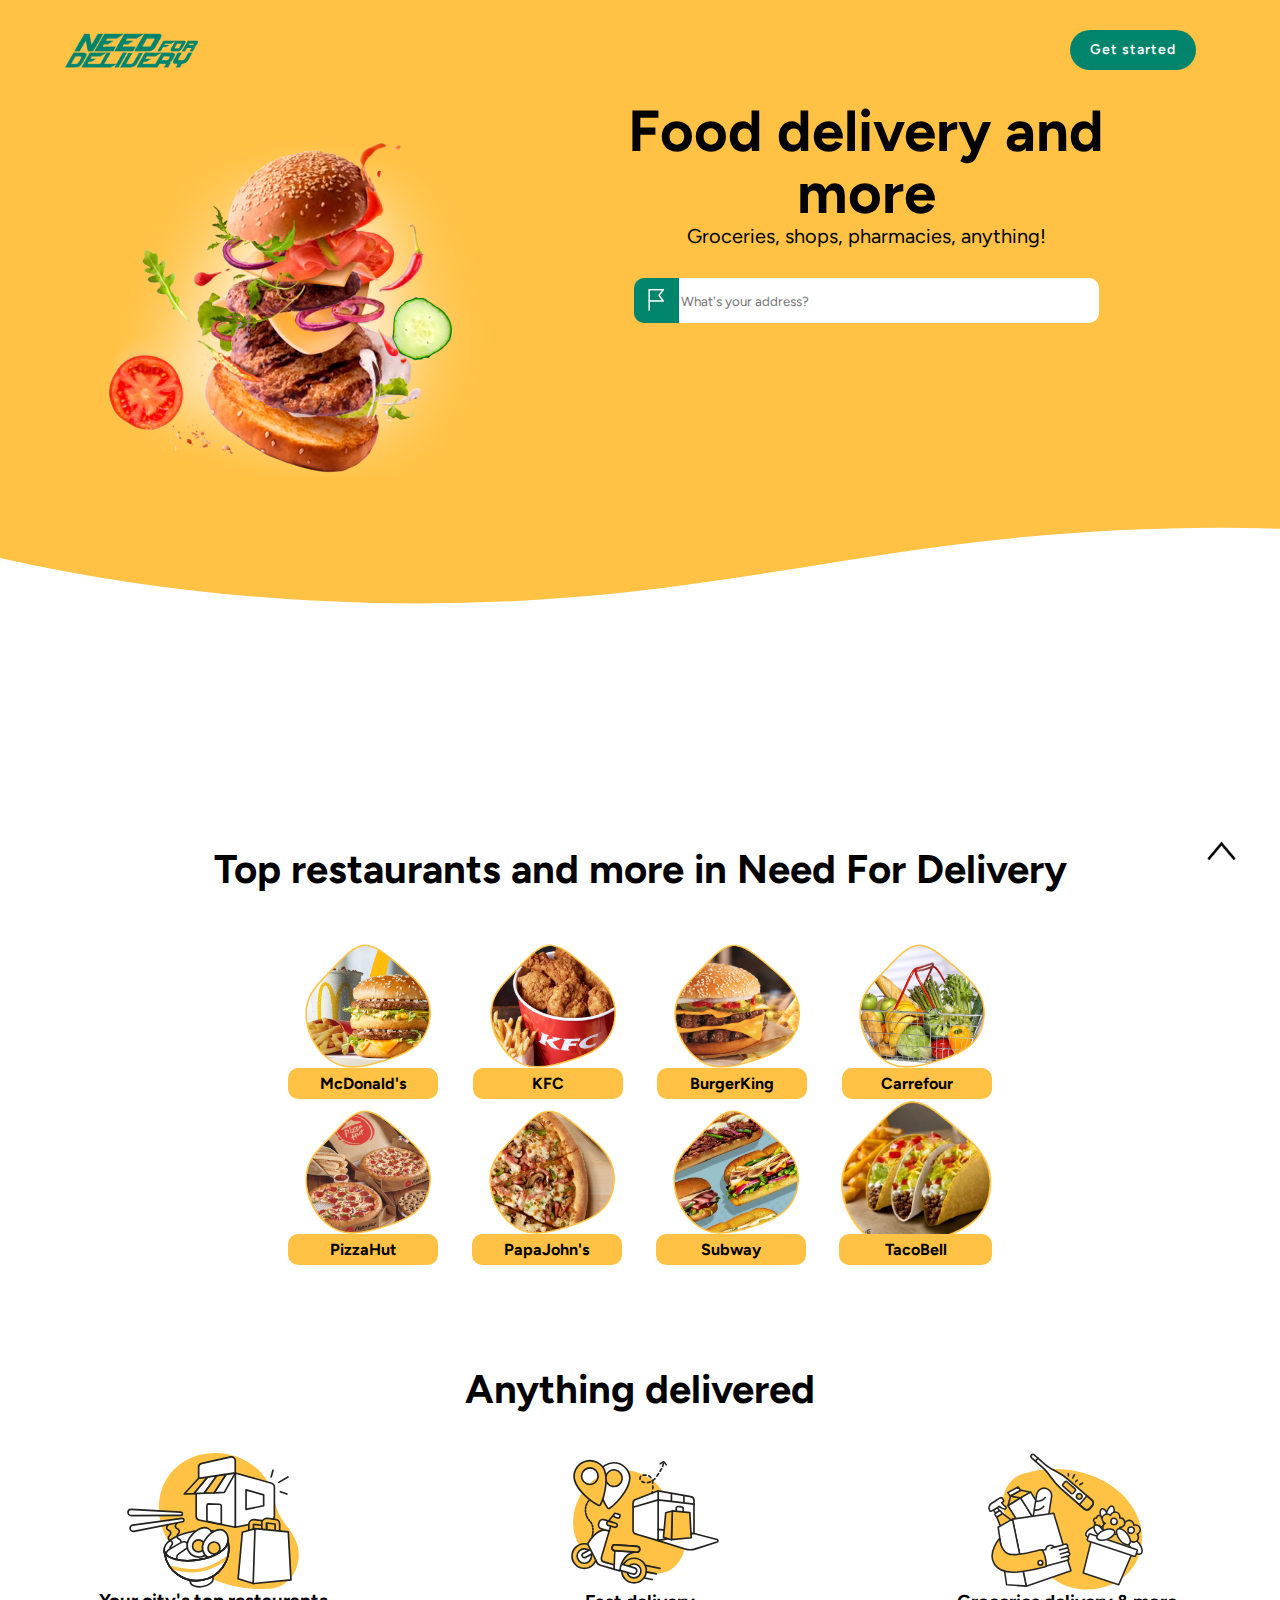
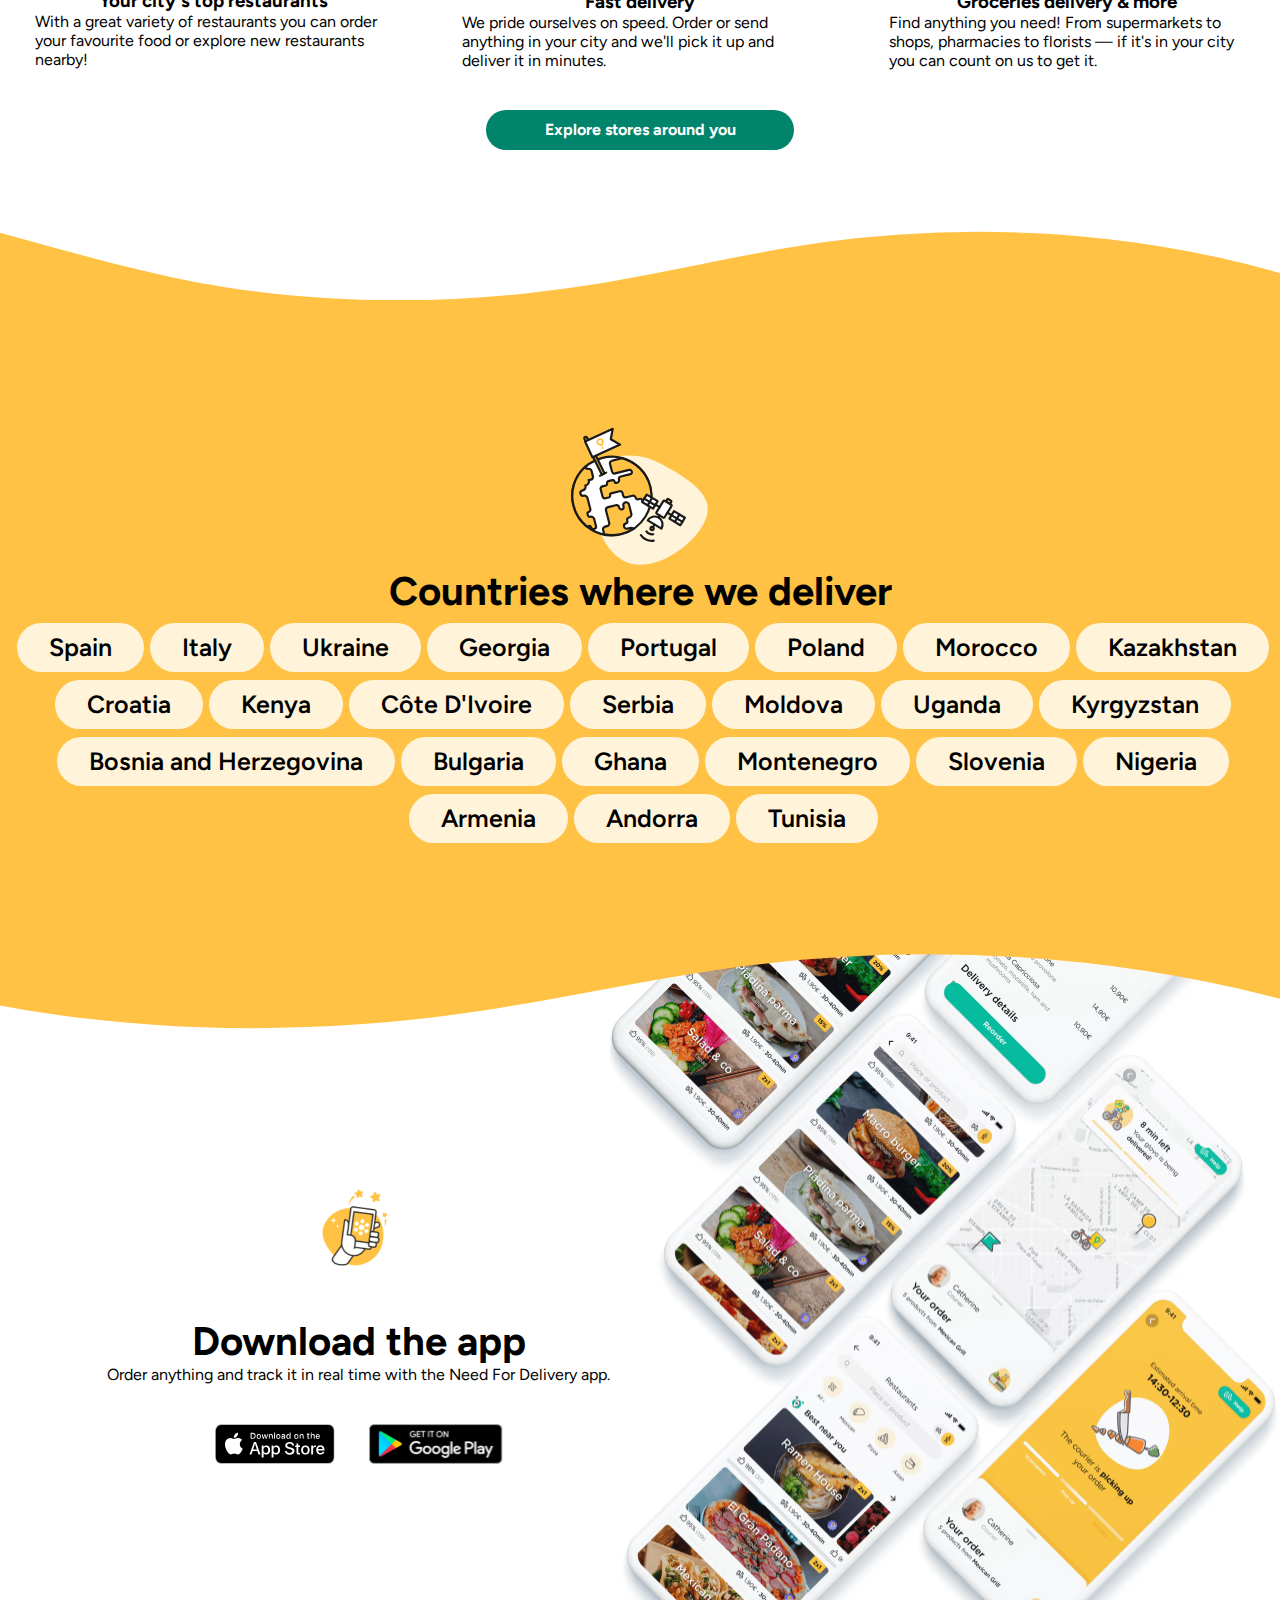
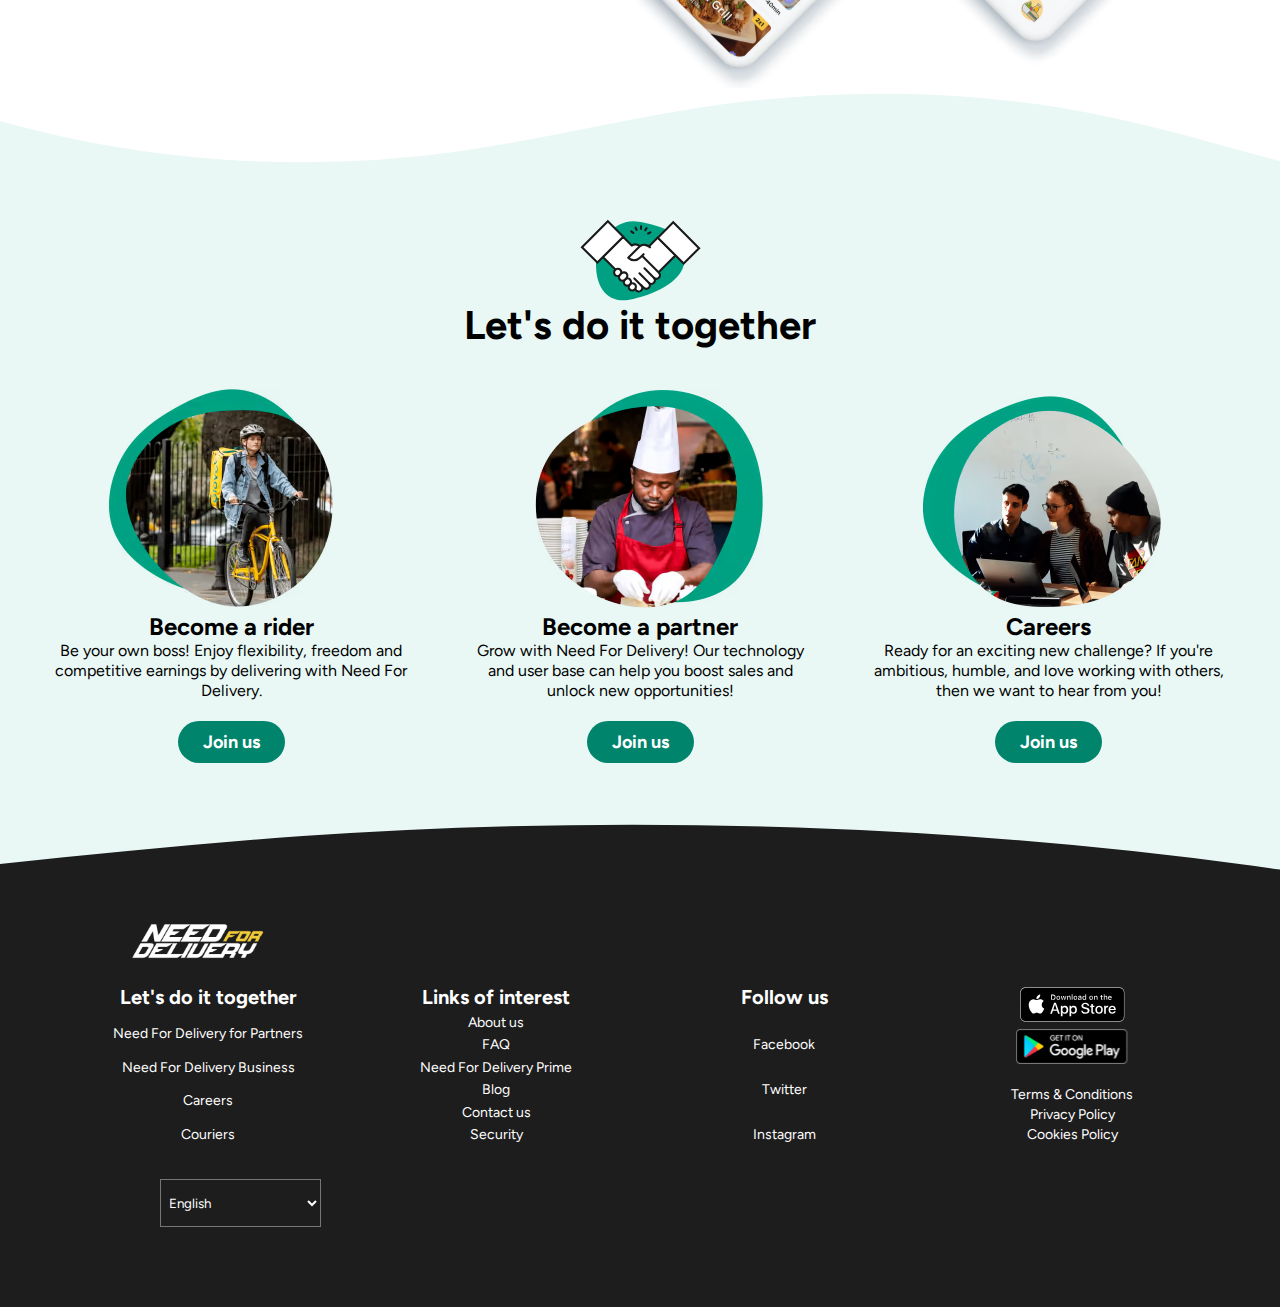
<file: index.html>
<!DOCTYPE html>
<html lang="en">
<head>
    <meta charset="UTF-8">
    <meta name="viewport" content="width=device-width, initial-scale=1.0">
    <title>Need For Delivery</title>
    <link rel="stylesheet" href="style.css">
    <link rel="shortcut icon" href="./images/favicon1.ico" type="image/x-icon">
</head>
<body>
    <header>
        <nav>
            <img src="./images/nfd.png" alt="Need For Delivery" class="logo">
                <button class="trigger">Get started</a>
        </nav>
    </header>
    <main>
        <button onclick="topFunction()" id="topBtn" title="Go to top"><img src="./images/arrow-up.png" alt="Top"></button>
        <section class="first">
            <video loop autoplay muted>
                <source src="./videos/address-container-animation.webm" type="video/mp4">
              </video>
            <div>
                <h1>Food delivery and <br> more</h1>
                <p>Groceries, shops, pharmacies, anything!</p>
                <span>
                    <a href=""><img src="./images/flag--white.png" alt=""></a>
                    <input type="text" placeholder="What's your address?">
                </span>
            </div>
        </section>
        
        <div class="first-shape">
            <svg data-name="Layer 1" xmlns="http://www.w3.org/2000/svg" viewBox="0 0 1200 120" preserveAspectRatio="none">
                <path d="M985.66,92.83C906.67,72,823.78,31,743.84,14.19c-82.26-17.34-168.06-16.33-250.45.39-57.84,11.73-114,31.07-172,41.86A600.21,600.21,0,0,1,0,27.35V120H1200V95.8C1132.19,118.92,1055.71,111.31,985.66,92.83Z" class="first-fill"></path>
            </svg>
        </div>
        <section class="second">
            <h1>Top restaurants and more in Need For Delivery</h1>
            <div class="resto">
                <div>
                    <img src="./images/mc.png" alt="McDonald's">
                    <h3>McDonald's</h3>
                </div>
                <div>
                    <img src="./images/kfc.png" alt="KFC">
                    <h3>KFC</h3>
                </div>
                <div>
                    <img src="./images/burgerking.png" alt="BurgerKing">
                    <h3>BurgerKing</h3>
                </div>
                <div>
                    <img src="./images/carrefour.png" alt="Carrefour">
                    <h3>Carrefour</h3>
                </div>
                <div>
                    <img src="./images/pizzahut.png" alt="PizzaHut">
                    <h3>PizzaHut</h3>
                </div>
                <div>
                    <img src="./images/papa.png" alt="PapaJohn's">
                    <h3>PapaJohn's</h3>
                </div>
                <div>
                    <img src="./images/subway.png" alt="Subway">
                    <h3>Subway</h3>
                </div>
                <div>
                    <img src="./images/tacobell.png" alt="TacoBell">
                    <h3>TacoBell</h3>
                </div>
            </div>
        </section>
        <section class="third">
            <h1>Anything delivered</h1>
            <div class="third-content">
                <div>
                    <img src="./images/restaurants.svg" alt="Restaurants">
                    <h3>Your city's top restaurants</h3>
                    <p>With a great variety of restaurants you can order your favourite food or explore new restaurants nearby!</p>
                </div>
                <div>
                    <img src="./images/delivery.svg" alt="Delivery">
                    <h3>Fast delivery</h3>
                    <p>We pride ourselves on speed. Order or send anything in your city and we'll pick it up and deliver it in minutes.</p>
                </div>
                <div>
                    <img src="./images/groceries.svg" alt="Groceries">
                    <h3>Groceries delivery & more</h3>
                    <p>Find anything you need! From
                        supermarkets to shops, pharmacies to florists — if it's in your city you can count on us to get it.</p>
                </div>
            </div>
            <div class="btn">
                <a href=""><button>Explore stores around you</button></a>
            </div>
        </section>
        <section class="fourth">
            <div class="fourth-shape">
                <svg data-name="Layer 1" xmlns="http://www.w3.org/2000/svg" viewBox="0 0 1200 120" preserveAspectRatio="none">
                    <path d="M321.39,56.44c58-10.79,114.16-30.13,172-41.86,82.39-16.72,168.19-17.73,250.45-.39C823.78,31,906.67,72,985.66,92.83c70.05,18.48,146.53,26.09,214.34,3V0H0V27.35A600.21,600.21,0,0,0,321.39,56.44Z" class="shape-fill"></path>
                </svg>
            </div>
            <div class="f-h">
                <img src="./images/countries.svg" alt="Countries">
                <h1>Countries where we deliver</h1>
            </div>
            <div class="countries">
                <div>
                    <a href="">Spain</a>
                </div>
                <div>
                    <a href="">Italy</a>
                </div>
                <div>
                    <a href="">Ukraine</a>
                </div>
                <div>
                    <a href="">Georgia</a>
                </div>
                <div>
                    <a href="">Portugal</a>
                </div>
                <div>
                    <a href="">Poland</a>
                </div>
                <div>
                    <a href="">Morocco</a>
                </div>
                <div>
                    <a href="">Kazakhstan</a>
                </div>
                <div>
                    <a href="">Croatia</a>
                </div>
                <div>
                    <a href="">Kenya</a>
                </div>
                <div>
                    <a href="">Côte D'Ivoire</a>
                </div>
                <div>
                    <a href="">Serbia</a>
                </div>
                <div>
                    <a href="">Moldova</a>
                </div>
                <div>
                    <a href="">Uganda</a>
                </div>
                <div>
                    <a href="">Kyrgyzstan</a>
                </div>
                <div>
                    <a href="">Bosnia and Herzegovina</a>
                </div>
                <div>
                    <a href="">Bulgaria</a>
                </div>
                <div>
                    <a href="">Ghana</a>
                </div>
                <div>
                    <a href="">Montenegro</a>
                </div>
                <div>
                    <a href="">Slovenia</a>
                </div>
                <div>
                    <a href="">Nigeria</a>
                </div>
                <div>
                    <a href="">Armenia</a>
                </div>
                <div>
                    <a href="">Andorra</a>
                </div>
                <div>
                    <a href="">Tunisia</a>
                </div>
            </div>   
        </section>
        <section class="fifth">
            <div class="fifth-shape">
                <svg data-name="Layer 1" xmlns="http://www.w3.org/2000/svg" viewBox="0 0 1200 120" preserveAspectRatio="none">
                    <path d="M985.66,92.83C906.67,72,823.78,31,743.84,14.19c-82.26-17.34-168.06-16.33-250.45.39-57.84,11.73-114,31.07-172,41.86A600.21,600.21,0,0,1,0,27.35V120H1200V95.8C1132.19,118.92,1055.71,111.31,985.66,92.83Z" class="shape-fill"></path>
                </svg>
            </div>
            <div class="cont">
                <div>
                    <img src="./images/download-app-mobile.png" alt="Download" class="download">
                </div>
                <div class="main-cont">
                    <img src="./images/download-logo.png" alt="Download App">
                    <h1>Download the app</h1>
                    <p>Order anything and track it in real time with the Need For Delivery app.</p>
                    <a href="https://apps.apple.com/app/id951812684?mt=8" target="_blank">
                        <img src="./images/app-store-button.svg" alt="App Store">
                    </a>
                    <a href="" target="_blank">
                        <img src="./images/google-play-button.svg" alt="Google Play">
                    </a>
                </div>
            </div>
        </section>
        <section class="sixth">
            <div class="sixth-shape">
                <svg data-name="Layer 1" xmlns="http://www.w3.org/2000/svg" viewBox="0 0 1200 120" preserveAspectRatio="none">
                    <path d="M321.39,56.44c58-10.79,114.16-30.13,172-41.86,82.39-16.72,168.19-17.73,250.45-.39C823.78,31,906.67,72,985.66,92.83c70.05,18.48,146.53,26.09,214.34,3V0H0V27.35A600.21,600.21,0,0,0,321.39,56.44Z" class="shape-fill"></path>
                </svg>
            </div>
            <div class="six-head">
                <img src="./images/together.svg">
                <h1>Let's do it together</h1>
            </div>
            <div class="six-cont">
                <div class="com">
                    <img src="./images/rider-image.png" alt="">
                    <h3>Become a rider</h3>
                    <p>Be your own boss! Enjoy flexibility, freedom and competitive earnings by delivering with Need For Delivery.</p>
                    <a href="./others/courier/courier.html"><button>Join us</button></a>
                </div>
                <div class="com">
                    <img src="./images/partners-image.png" alt="">
                    <h3>Become a partner</h3>
                    <p>Grow with Need For Delivery! Our technology and user base can help you boost sales and unlock new opportunities!</p>
                    <a href="./others/partner/partner.html" target="_blank"><button>Join us</button></a>
                </div>
                <div class="com">
                    <img src="./images/careers-image.png" alt="">
                    <h3>Careers</h3>
                    <p>Ready for an exciting new challenge? If you're ambitious, humble, and love working with others, then we want to hear from you!</p>
                    <a href="./others/career/career.html"><button>Join us</button></a>
                </div>
            </div>
            <div class="sixth-shape2">
                <svg data-name="Layer 1" xmlns="http://www.w3.org/2000/svg" viewBox="0 0 1200 120" preserveAspectRatio="none">
                    <path d="M321.39,56.44c58-10.79,114.16-30.13,172-41.86,82.39-16.72,168.19-17.73,250.45-.39C823.78,31,906.67,72,985.66,92.83c70.05,18.48,146.53,26.09,214.34,3V0H0V27.35A600.21,600.21,0,0,0,321.39,56.44Z" class="shape-fill"></path>
                </svg>
            </div>
        </section>
    </main> 
    <footer>
        <div class="ftr-logo"><img src="./images/footer-logo.png" alt="Need For Delivery"width="142" height="80"></div>
        <div class="ftr-cont">
            <div>
                <h1>Let's do it together</h1>
                <a href="./others/partner/partner.html">Need For Delivery for Partners</a>
                <a href="./others/business/business.html">Need For Delivery Business</a>
                <a href="./others/error/error.html">Careers</a>
                <a href="./others/courier/courier.html">Couriers</a>
            </div>
            <div>
                <h1>Links of interest</h1>
                <a href="./others/error/error.html">About us</a>
                <a href="./others/faq/faq.html">FAQ</a>
                <a href="./others/error/error.html">Need For Delivery Prime</a>
                <a href="./others/error/error.html">Blog</a>
                <a href="">Contact us</a>
                <a href="./others/security/security.html">Security</a>
            </div>
            <div>
                <h1>Follow us</h1>
                <a href="./others/error/error.html">Facebook</a>
                <a href="./others/error/error.html">Twitter</a>
                <a href="./others/error/error.html">Instagram</a>
            </div>
            <div>
                <div>
                    <a href="" target="_blank">
                        <img alt="App Store" width="105" height="35" src="./images/app-store-button.svg" lazy="loaded"></a>
                    <a href="" target="_blank">
                        <img alt="Google play" width="112" height="35" src="./images/google-play-button.svg" lazy="loaded"></a>
                </div>
                <a href="">Terms & Conditions</a>
                <a href="">Privacy Policy</a>
                <a href="">Cookies Policy</a>
            </div>
        </div>
        <div class="selec">
            <select name="formal">
                <option value="index"><p>English</p></option>
                <option value="others/lang/fr"><p>Français</p></option>
                <option value="others/lang/es"><p>Spanish</p></option>
                </select>    
        </div>
    </footer>
 
</body>
</html>
</file>
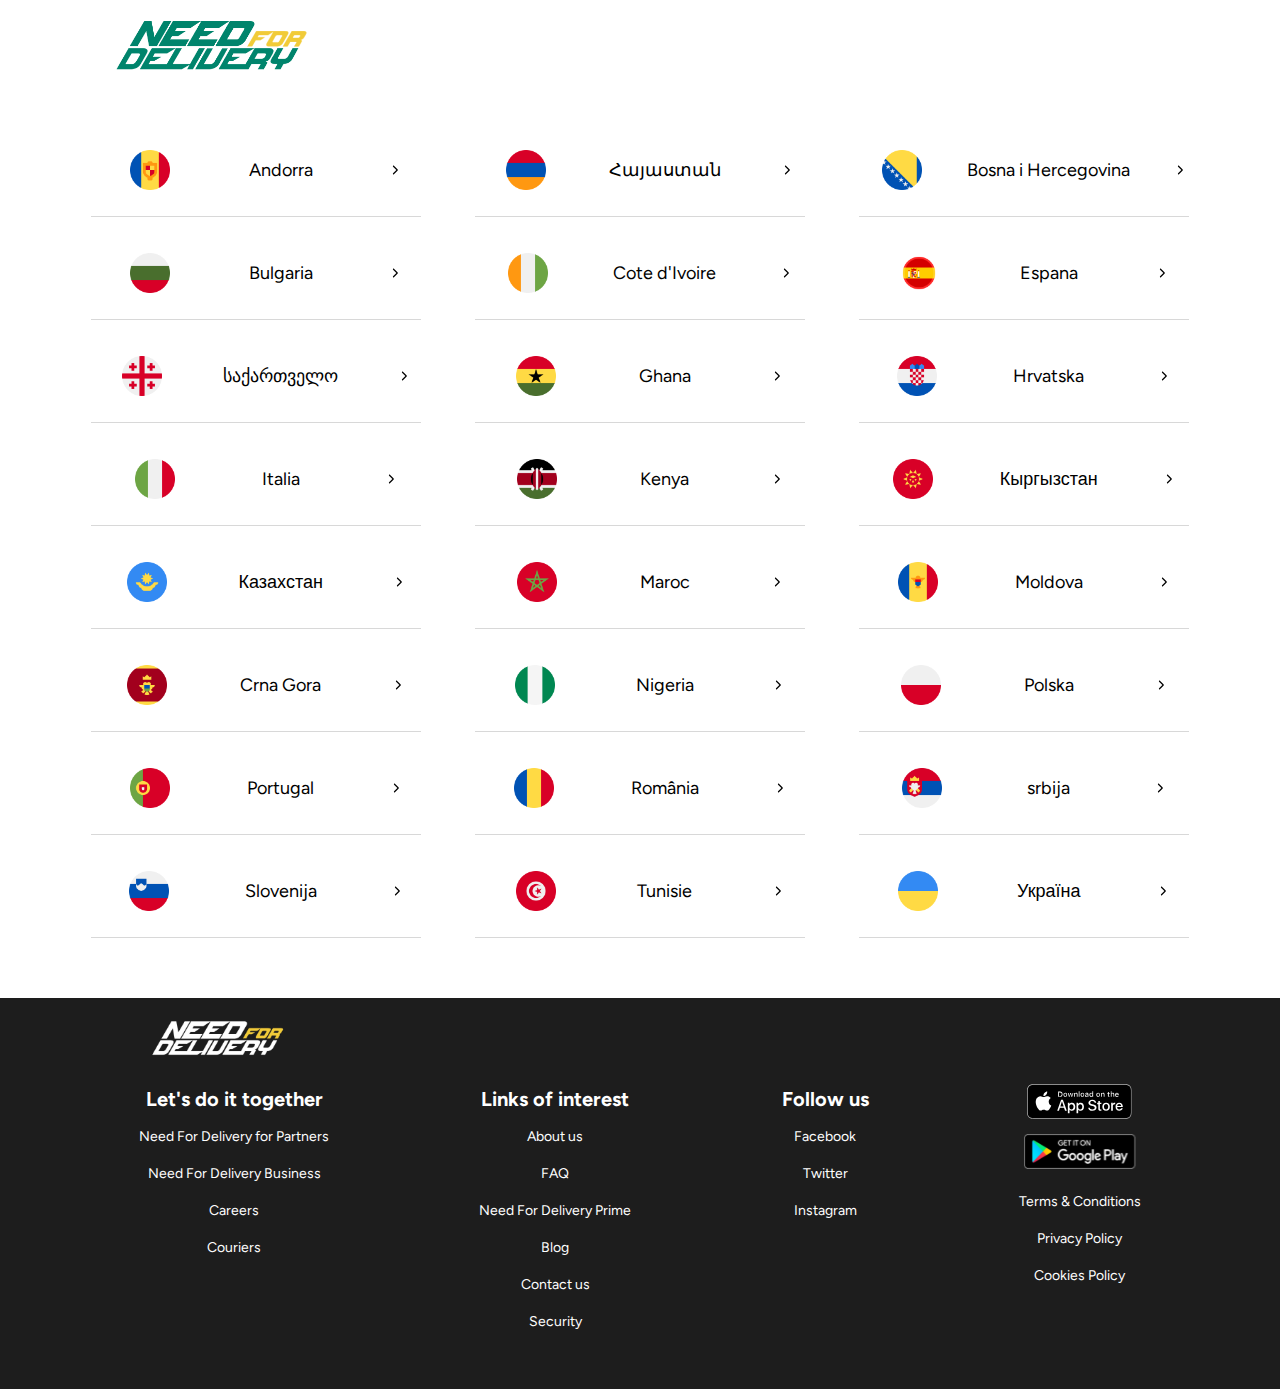
<file: others/courier/courier.html>
<!DOCTYPE html>
<html lang="en">
<head>
    <meta charset="UTF-8">
    <meta http-equiv="X-UA-Compatible" content="IE=edge">
    <meta name="viewport" content="width=device-width, initial-scale=1.0">
    <title>Want to become a courier in your city? Apply now! | Need For Delivery</title>
    <link rel="shortcut icon" href="/./images/favicon1.ico" type="image/x-icon">
    <link rel="stylesheet" href="./courier.css">
</head>
<body>
    <header>
        <img src="./images/nfd.png" height="50px">
    </header>
    <main>
        <div>
            <a href="#">
                <img src="./images/andorra.png" alt="Andorra">
                <p>Andorra</p>
                <svg xmlns="http://www.w3.org/2000/svg" viewBox="0 0 384 512">
                    <path d="M342.6 233.4c12.5 12.5 12.5 32.8 0 45.3l-192 192c-12.5 12.5-32.8 12.5-45.3 0s-12.5-32.8 0-45.3L274.7 256 105.4 86.6c-12.5-12.5-12.5-32.8 0-45.3s32.8-12.5 45.3 0l192 192z"/>
                </svg>
            </a>
        </div>
        <div>
            <a href="#">
                <img src="./images/armenia.png" alt="">
                <p>Հայաստան</p>
                <svg xmlns="http://www.w3.org/2000/svg" viewBox="0 0 384 512">
                    <path d="M342.6 233.4c12.5 12.5 12.5 32.8 0 45.3l-192 192c-12.5 12.5-32.8 12.5-45.3 0s-12.5-32.8 0-45.3L274.7 256 105.4 86.6c-12.5-12.5-12.5-32.8 0-45.3s32.8-12.5 45.3 0l192 192z"/>
                </svg>
            </a>
        </div>
        <div>
            <a href="#">
                <img src="./images/bosnia-and-herzegovina.png" alt="">
                <p>Bosna i Hercegovina</p>
                <svg xmlns="http://www.w3.org/2000/svg" viewBox="0 0 384 512">
                    <path d="M342.6 233.4c12.5 12.5 12.5 32.8 0 45.3l-192 192c-12.5 12.5-32.8 12.5-45.3 0s-12.5-32.8 0-45.3L274.7 256 105.4 86.6c-12.5-12.5-12.5-32.8 0-45.3s32.8-12.5 45.3 0l192 192z"/>
                </svg>
            </a>
        </div>
        <div>
            <a href="#">
                <img src="./images/bulgaria.png" alt="">
                <p>Bulgaria</p>
                <svg xmlns="http://www.w3.org/2000/svg" viewBox="0 0 384 512">
                    <path d="M342.6 233.4c12.5 12.5 12.5 32.8 0 45.3l-192 192c-12.5 12.5-32.8 12.5-45.3 0s-12.5-32.8 0-45.3L274.7 256 105.4 86.6c-12.5-12.5-12.5-32.8 0-45.3s32.8-12.5 45.3 0l192 192z"/>
                </svg>
            </a>
        </div>
        <div>
            <a href="#">
                <img src="./images/ivory-coast.png" alt="">
                <p>Cote d'Ivoire</p>
                <svg xmlns="http://www.w3.org/2000/svg" viewBox="0 0 384 512">
                    <path d="M342.6 233.4c12.5 12.5 12.5 32.8 0 45.3l-192 192c-12.5 12.5-32.8 12.5-45.3 0s-12.5-32.8 0-45.3L274.7 256 105.4 86.6c-12.5-12.5-12.5-32.8 0-45.3s32.8-12.5 45.3 0l192 192z"/>
                </svg>
            </a>
        </div>
        <div>
            
            <a href="#">
                <img src="./images/spain.png" alt="">
                <p>Espana</p>
                <svg xmlns="http://www.w3.org/2000/svg" viewBox="0 0 384 512">
                    <path d="M342.6 233.4c12.5 12.5 12.5 32.8 0 45.3l-192 192c-12.5 12.5-32.8 12.5-45.3 0s-12.5-32.8 0-45.3L274.7 256 105.4 86.6c-12.5-12.5-12.5-32.8 0-45.3s32.8-12.5 45.3 0l192 192z"/>
                </svg>
            </a>
        </div>
        <div>
            <a href="#">
            <img src="./images/georgia.png" alt="">

                <p>საქართველო</p>
                <svg xmlns="http://www.w3.org/2000/svg" viewBox="0 0 384 512">
                    <path d="M342.6 233.4c12.5 12.5 12.5 32.8 0 45.3l-192 192c-12.5 12.5-32.8 12.5-45.3 0s-12.5-32.8 0-45.3L274.7 256 105.4 86.6c-12.5-12.5-12.5-32.8 0-45.3s32.8-12.5 45.3 0l192 192z"/>
                </svg>
            </a>
        </div>
        <div>
           
            <a href="#">
                <img src="./images/ghana.png" alt="">
                <p>Ghana</p>
                <svg xmlns="http://www.w3.org/2000/svg" viewBox="0 0 384 512">
                    <path d="M342.6 233.4c12.5 12.5 12.5 32.8 0 45.3l-192 192c-12.5 12.5-32.8 12.5-45.3 0s-12.5-32.8 0-45.3L274.7 256 105.4 86.6c-12.5-12.5-12.5-32.8 0-45.3s32.8-12.5 45.3 0l192 192z"/>
                </svg>
            </a>
        </div>
        <div>
            
            <a href="#">
                <img src="./images/croatia.png" alt="">
                <p>Hrvatska</p>
                <svg xmlns="http://www.w3.org/2000/svg" viewBox="0 0 384 512">
                    <path d="M342.6 233.4c12.5 12.5 12.5 32.8 0 45.3l-192 192c-12.5 12.5-32.8 12.5-45.3 0s-12.5-32.8 0-45.3L274.7 256 105.4 86.6c-12.5-12.5-12.5-32.8 0-45.3s32.8-12.5 45.3 0l192 192z"/>
                </svg>
            </a>
        </div>
        <div>
            
            <a href="#">
                <img src="./images/italy.png" alt="">
                <p>Italia</p>
                <svg xmlns="http://www.w3.org/2000/svg" viewBox="0 0 384 512">
                    <path d="M342.6 233.4c12.5 12.5 12.5 32.8 0 45.3l-192 192c-12.5 12.5-32.8 12.5-45.3 0s-12.5-32.8 0-45.3L274.7 256 105.4 86.6c-12.5-12.5-12.5-32.8 0-45.3s32.8-12.5 45.3 0l192 192z"/>
                </svg>
            </a>
        </div>
        <div>
            
            <a href="#">
                <img src="./images/kenya.png" alt="">
                <p>Kenya</p>
                <svg xmlns="http://www.w3.org/2000/svg" viewBox="0 0 384 512">
                    <path d="M342.6 233.4c12.5 12.5 12.5 32.8 0 45.3l-192 192c-12.5 12.5-32.8 12.5-45.3 0s-12.5-32.8 0-45.3L274.7 256 105.4 86.6c-12.5-12.5-12.5-32.8 0-45.3s32.8-12.5 45.3 0l192 192z"/>
                </svg>
            </a>
        </div>
        <div>
            <a href="#">
                <img src="./images/kyrgyzstan.png" alt="">
                <p>Кыргызстан</p>
                <svg xmlns="http://www.w3.org/2000/svg" viewBox="0 0 384 512">
                    <path d="M342.6 233.4c12.5 12.5 12.5 32.8 0 45.3l-192 192c-12.5 12.5-32.8 12.5-45.3 0s-12.5-32.8 0-45.3L274.7 256 105.4 86.6c-12.5-12.5-12.5-32.8 0-45.3s32.8-12.5 45.3 0l192 192z"/>
                </svg>
            </a>
        </div>
        <div>
            <a href="#">
                <img src="./images/kazakhstan.png" alt="">
                <p>Казахстан</p>
                <svg xmlns="http://www.w3.org/2000/svg" viewBox="0 0 384 512">
                    <path d="M342.6 233.4c12.5 12.5 12.5 32.8 0 45.3l-192 192c-12.5 12.5-32.8 12.5-45.3 0s-12.5-32.8 0-45.3L274.7 256 105.4 86.6c-12.5-12.5-12.5-32.8 0-45.3s32.8-12.5 45.3 0l192 192z"/>
                </svg>
            </a>
        </div>
        <div>
            <a href="#">
                <img src="./images/morocco.png" alt="">
                <p>Maroc</p>
                <svg xmlns="http://www.w3.org/2000/svg" viewBox="0 0 384 512">
                    <path d="M342.6 233.4c12.5 12.5 12.5 32.8 0 45.3l-192 192c-12.5 12.5-32.8 12.5-45.3 0s-12.5-32.8 0-45.3L274.7 256 105.4 86.6c-12.5-12.5-12.5-32.8 0-45.3s32.8-12.5 45.3 0l192 192z"/>
                </svg>
            </a>
        </div>
        <div>
            <a href="#">
                <img src="./images/moldova.png" alt="">
                <p>Moldova</p>
                <svg xmlns="http://www.w3.org/2000/svg" viewBox="0 0 384 512">
                    <path d="M342.6 233.4c12.5 12.5 12.5 32.8 0 45.3l-192 192c-12.5 12.5-32.8 12.5-45.3 0s-12.5-32.8 0-45.3L274.7 256 105.4 86.6c-12.5-12.5-12.5-32.8 0-45.3s32.8-12.5 45.3 0l192 192z"/>
                </svg>
            </a>
        </div>
        <div>
            <a href="#">
                <img src="./images/montenegro.png" alt="">
                <p>Crna Gora</p>
                <svg xmlns="http://www.w3.org/2000/svg" viewBox="0 0 384 512">
                    <path d="M342.6 233.4c12.5 12.5 12.5 32.8 0 45.3l-192 192c-12.5 12.5-32.8 12.5-45.3 0s-12.5-32.8 0-45.3L274.7 256 105.4 86.6c-12.5-12.5-12.5-32.8 0-45.3s32.8-12.5 45.3 0l192 192z"/>
                </svg>
            </a>
        </div>
        <div>
            <a href="#">
                <img src="./images/nigeria.png" alt="">
                <p>Nigeria</p>
                <svg xmlns="http://www.w3.org/2000/svg" viewBox="0 0 384 512">
                    <path d="M342.6 233.4c12.5 12.5 12.5 32.8 0 45.3l-192 192c-12.5 12.5-32.8 12.5-45.3 0s-12.5-32.8 0-45.3L274.7 256 105.4 86.6c-12.5-12.5-12.5-32.8 0-45.3s32.8-12.5 45.3 0l192 192z"/>
                </svg>
            </a>
        </div>
        <div>
            <a href="#">
                <img src="./images/poland.png" alt="">
                <p>Polska</p>
                <svg xmlns="http://www.w3.org/2000/svg" viewBox="0 0 384 512">
                    <path d="M342.6 233.4c12.5 12.5 12.5 32.8 0 45.3l-192 192c-12.5 12.5-32.8 12.5-45.3 0s-12.5-32.8 0-45.3L274.7 256 105.4 86.6c-12.5-12.5-12.5-32.8 0-45.3s32.8-12.5 45.3 0l192 192z"/>
                </svg>
            </a>
        </div>
        <div>
            <a href="#">
                <img src="./images/portugal.png" alt="">
                <p>Portugal</p>
                <svg xmlns="http://www.w3.org/2000/svg" viewBox="0 0 384 512">
                    <path d="M342.6 233.4c12.5 12.5 12.5 32.8 0 45.3l-192 192c-12.5 12.5-32.8 12.5-45.3 0s-12.5-32.8 0-45.3L274.7 256 105.4 86.6c-12.5-12.5-12.5-32.8 0-45.3s32.8-12.5 45.3 0l192 192z"/>
                </svg>
            </a>
        </div>
        <div>
            
            <a href="#">
                <img src="./images/romania.png" alt="">
                <p>România</p>
                <svg xmlns="http://www.w3.org/2000/svg" viewBox="0 0 384 512">
                    <path d="M342.6 233.4c12.5 12.5 12.5 32.8 0 45.3l-192 192c-12.5 12.5-32.8 12.5-45.3 0s-12.5-32.8 0-45.3L274.7 256 105.4 86.6c-12.5-12.5-12.5-32.8 0-45.3s32.8-12.5 45.3 0l192 192z"/>
                </svg>
            </a>
        </div>
        <div>
            
            <a href="#">
                <img src="./images/serbia.png" alt="">
                <p>srbija</p>
                <svg xmlns="http://www.w3.org/2000/svg" viewBox="0 0 384 512">
                    <path d="M342.6 233.4c12.5 12.5 12.5 32.8 0 45.3l-192 192c-12.5 12.5-32.8 12.5-45.3 0s-12.5-32.8 0-45.3L274.7 256 105.4 86.6c-12.5-12.5-12.5-32.8 0-45.3s32.8-12.5 45.3 0l192 192z"/>
                </svg>
            </a>
        </div>
        <div>
            
            <a href="#">
                <img src="./images/slovenia.png" alt="">
                <p>Slovenija</p>
                <svg xmlns="http://www.w3.org/2000/svg" viewBox="0 0 384 512">
                    <path d="M342.6 233.4c12.5 12.5 12.5 32.8 0 45.3l-192 192c-12.5 12.5-32.8 12.5-45.3 0s-12.5-32.8 0-45.3L274.7 256 105.4 86.6c-12.5-12.5-12.5-32.8 0-45.3s32.8-12.5 45.3 0l192 192z"/>
                </svg>
            </a>
        </div>
        <div>
            <a href="#">
                <img src="./images/tunisia.png" alt="">
                <p>Tunisie</p>
                <svg xmlns="http://www.w3.org/2000/svg" viewBox="0 0 384 512">
                    <path d="M342.6 233.4c12.5 12.5 12.5 32.8 0 45.3l-192 192c-12.5 12.5-32.8 12.5-45.3 0s-12.5-32.8 0-45.3L274.7 256 105.4 86.6c-12.5-12.5-12.5-32.8 0-45.3s32.8-12.5 45.3 0l192 192z"/>
                </svg>
            </a>
        </div>
        <div>
            <a href="#">
                <img src="./images/ukraine.png" alt="">
                <p>Україна</p>
                <svg xmlns="http://www.w3.org/2000/svg" viewBox="0 0 384 512">
                    <path d="M342.6 233.4c12.5 12.5 12.5 32.8 0 45.3l-192 192c-12.5 12.5-32.8 12.5-45.3 0s-12.5-32.8 0-45.3L274.7 256 105.4 86.6c-12.5-12.5-12.5-32.8 0-45.3s32.8-12.5 45.3 0l192 192z"/>
                </svg>
            </a>
        </div>
    </main>
    <div id="popup2" class="overlay2">
        <div class="wrapper2">
            <a href="#ftr-cont" class="close2">&times;</a>
            <div class="column2 details">
                <h3>How can we help?</h3>
                <div class="cntc">
                    <img src="./images/not-order.svg">
                    <h3>Not realted to an order</h3>
                </div>
            </div>
        </div>
    </div>
    <footer>
        <div class="ftr-logo"><a href="/index.html"><img src="/../images/footer-logo.png" alt="Need For Delivery"width="142" height="80"></a></div>
        <div class="ftr-cont">
            <div>
                <h1>Let's do it together</h1>
                <a href="../partner/partner.html">Need For Delivery for Partners</a>
                <a href="../business/business.html">Need For Delivery Business</a>
                <a href="../error/error.html">Careers</a>
                <a href="../courier/courier.html">Couriers</a>
            </div>
            <div>
                <h1>Links of interest</h1>
                <a href="../error/error.html">About us</a>
                <a href="../faq/faq.html">FAQ</a>
                <a href="../error/error.html">Need For Delivery Prime</a>
                <a href="../error/error.html">Blog</a>
                <a href="">Contact us</a>
                <a href="../security/security.html">Security</a>
            </div>
            <div>
                <h1>Follow us</h1>
                <a href="">Facebook</a>
                <a href="">Twitter</a>
                <a href="">Instagram</a>
            </div>
            <div>
                <div>
                    <a href="" target="_blank">
                        <img alt="App Store" width="105" height="35" src="/../images/app-store-button.svg" lazy="loaded"></a>
                    <a href=" target="_blank">
                        <img alt="Google play" width="112" height="35" src="/../images/google-play-button.svg" lazy="loaded"></a>
                </div>
                <a href="">Terms & Conditions</a>
                <a href="">Privacy Policy</a>
                <a href="">Cookies Policy</a>
            </div>
        </div>
    </footer>
</body>
</html>
</file>
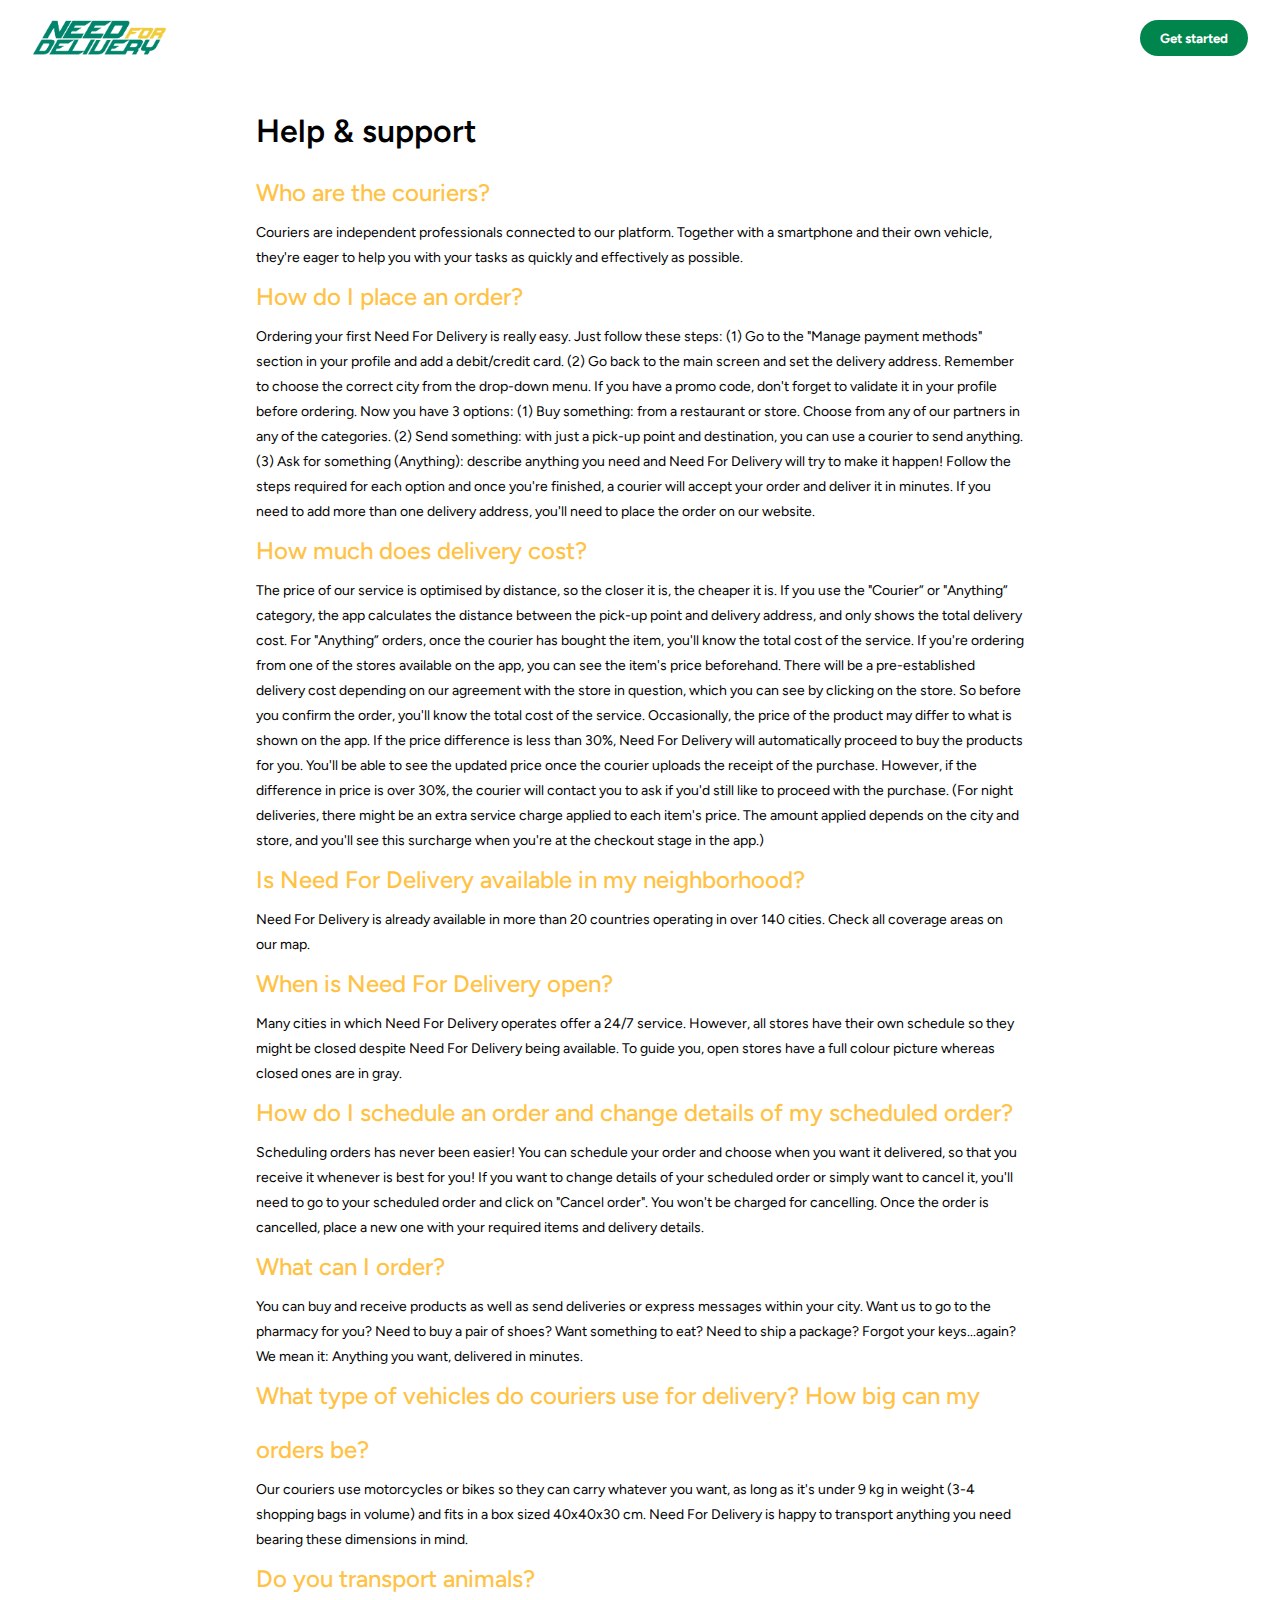
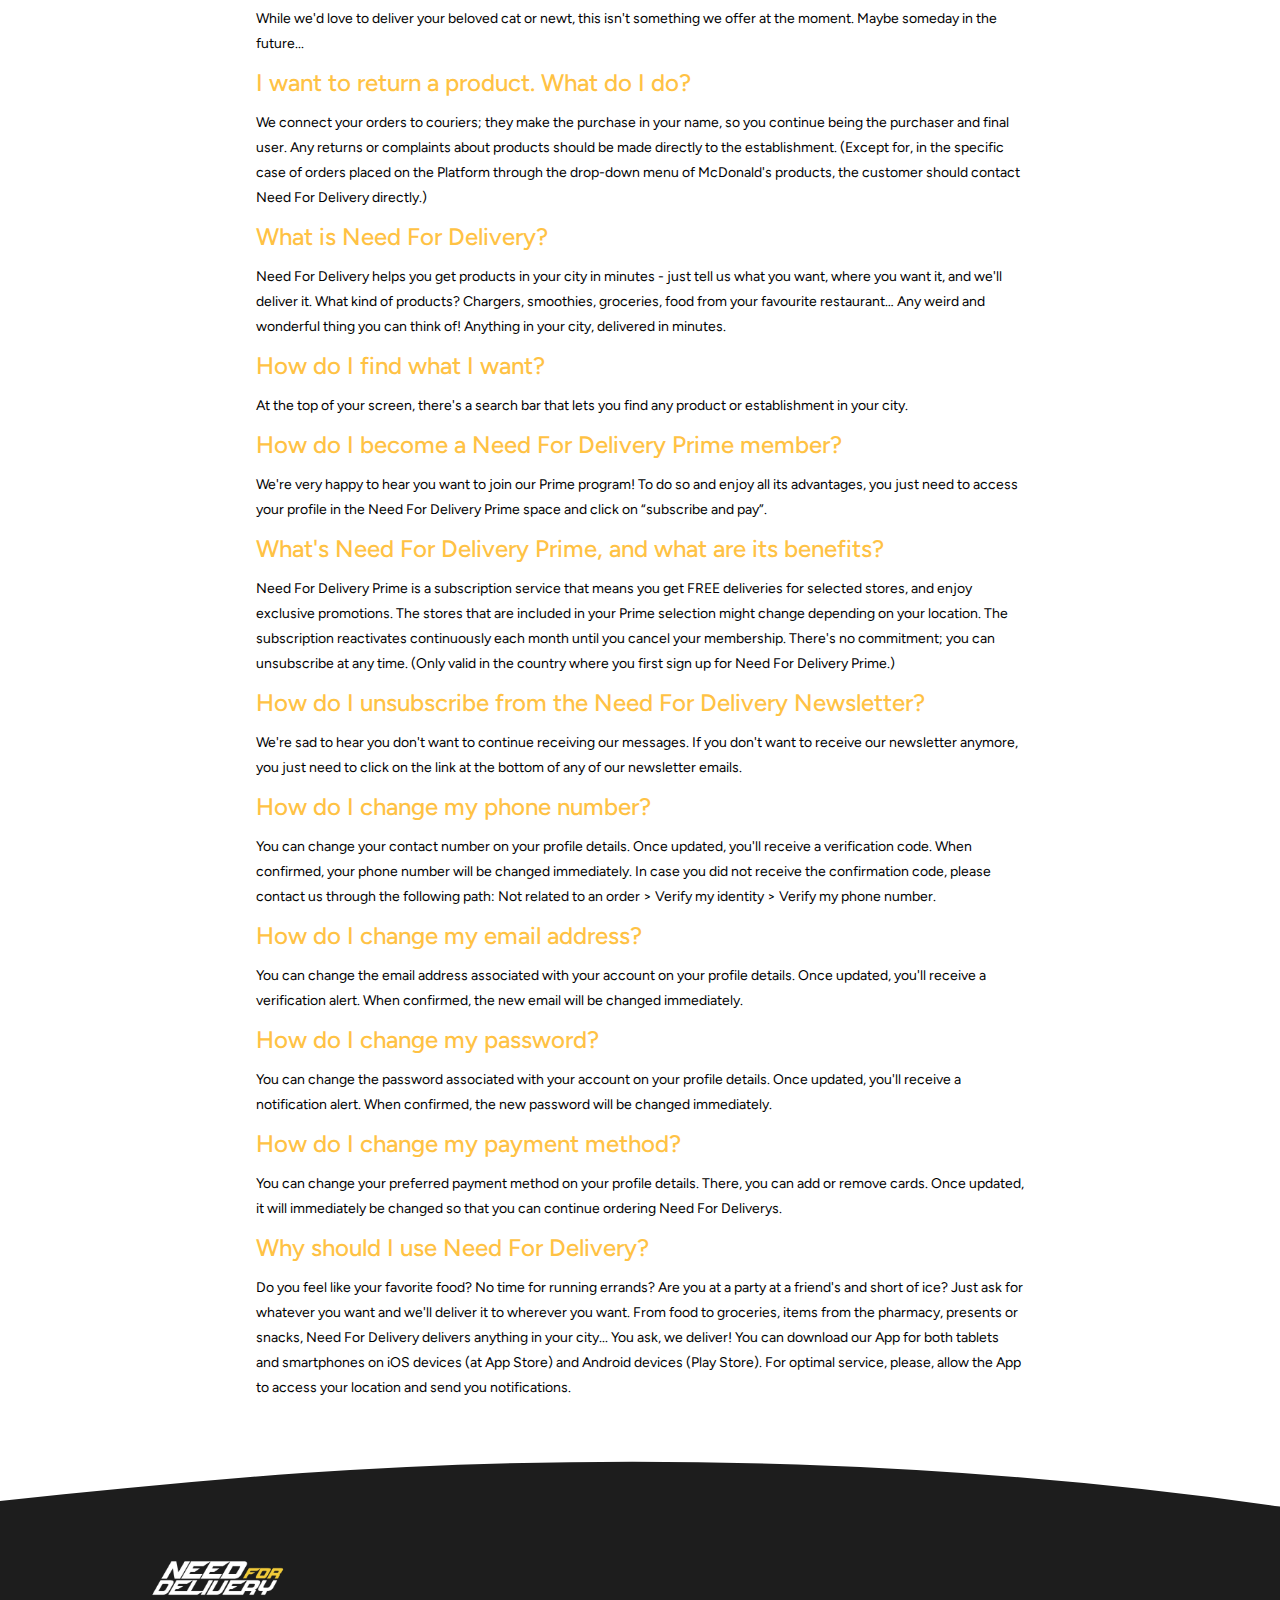
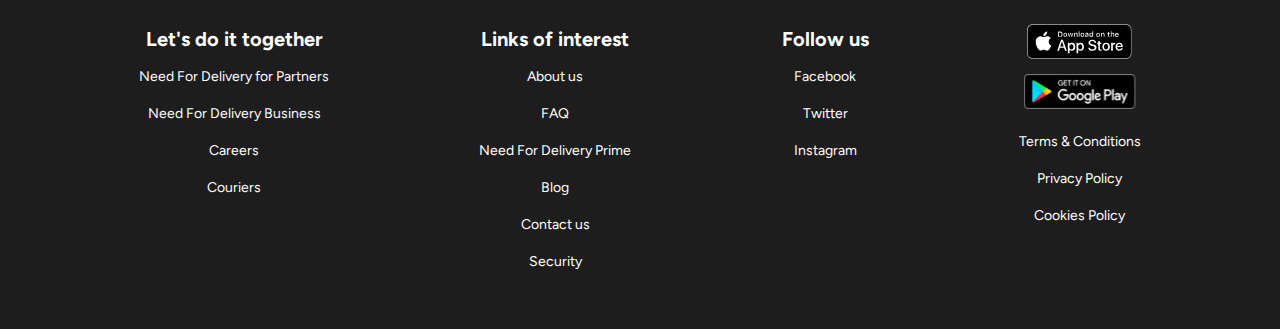
<file: others/faq/faq.html>
<!DOCTYPE html>
<html lang="en">
<head>
    <meta charset="UTF-8">
    <meta http-equiv="X-UA-Compatible" content="IE=edge">
    <meta name="viewport" content="width=device-width, initial-scale=1.0">
    <title>Need For Delivery FAQ</title>
    <link rel="shortcut icon" href="./images/favicon1.ico" type="image/x-icon">
    <link rel="stylesheet" href="./faq.css">
</head>
<body>
    <header>
        <nav>
            <img src="./images/nfd.png" alt="Logo">
            <button>Get started</button>
        </nav>
    </header>
    <main>
        <section>
            <h1>Help & support</h1>
            <div>
                <h3>Who are the couriers?</h3>
                <p>Couriers are independent professionals connected to our platform. Together with a smartphone and their own vehicle, they're eager to help you with your tasks as quickly and effectively as possible.</p>
            </div>
            <div>
                <h3>How do I place an order?</h3>
                <p>Ordering your first Need For Delivery is really easy. Just follow these steps:
                    (1) Go to the "Manage payment methods" section in your profile and add a debit/credit card.
                    (2) Go back to the main screen and set the delivery address. Remember to choose the correct city from the drop-down menu.
                    If you have a promo code, don't forget to validate it in your profile before ordering.
                    
                    Now you have 3 options:
                    (1) Buy something: from a restaurant or store. Choose from any of our partners in any of the categories.
                    (2) Send something: with just a pick-up point and destination, you can use a courier to send anything.
                    (3) Ask for something (Anything): describe anything you need and Need For Delivery will try to make it happen!
                    Follow the steps required for each option and once you're finished, a courier will accept your order and deliver it in minutes.
                    If you need to add more than one delivery address, you'll need to place the order on our website.
                    </p>
            </div>
            <div>
                <h3>How much does delivery cost?
                </h3>
                <p>The price of our service is optimised by distance, so the closer it is, the cheaper it is.

                    If you use the "Courier” or "Anything” category, the app calculates the distance between the pick-up point and delivery address, and only shows the total delivery cost.
                    For "Anything” orders, once the courier has bought the item, you'll know the total cost of the service.
                    
                    If you're ordering from one of the stores available on the app, you can see the item's price beforehand. There will be a pre-established delivery cost depending on our agreement with the store in question, which you can see by clicking on the store. So before you confirm the order, you'll know the total cost of the service.
                    Occasionally, the price of the product may differ to what is shown on the app. If the price difference is less than 30%, Need For Delivery will automatically proceed to buy the products for you. You'll be able to see the updated price once the courier uploads the receipt of the purchase.
                    However, if the difference in price is over 30%, the courier will contact you to ask if you'd still like to proceed with the purchase. (For night deliveries, there might be an extra service charge applied to each item's price. The amount applied depends on the city and store, and you'll see this surcharge when you're at the checkout stage in the app.)</p>
            </div>
            <div>
                <h3>Is Need For Delivery available in my neighborhood?</h3>
                <p>Need For Delivery is already available in more than 20 countries operating in over 140 cities. Check all coverage areas on our map.</p>
            </div>
            <div>
                <h3>When is Need For Delivery open?</h3>
                <p>Many cities in which Need For Delivery operates offer a 24/7 service. However, all stores have their own schedule so they might be closed despite Need For Delivery being available. To guide you, open stores have a full colour picture whereas closed ones are in gray.</p>
            </div>
            <div>
                <h3>How do I schedule an order and change details of my scheduled order?</h3>
                <p>Scheduling orders has never been easier! You can schedule your order and choose when you want it delivered, so that you receive it whenever is best for you!
                If you want to change details of your scheduled order or simply want to cancel it, you'll need to go to your scheduled order and click on "Cancel order". You won't be charged for cancelling. Once the order is cancelled, place a new one with your required items and delivery details.</p>
            </div>
            <div>
                <h3>What can I order?</h3>
                <p>You can buy and receive products as well as send deliveries or express messages within your city. Want us to go to the pharmacy for you? Need to buy a pair of shoes? Want something to eat? Need to ship a package? Forgot your keys...again?
                We mean it: Anything you want, delivered in minutes.</p>
            </div>
            <div>
                <h3>What type of vehicles do couriers use for delivery? How big can my orders be?</h3>
                <p>Our couriers use motorcycles or bikes so they can carry whatever you want, as long as it's under 9 kg in weight (3-4 shopping bags in volume) and fits in a box sized 40x40x30 cm. Need For Delivery is happy to transport anything you need bearing these dimensions in mind.</p>
            </div>
            <div>
                <h3>Do you transport animals?</h3>
                <p>While we'd love to deliver your beloved cat or newt, this isn't something we offer at the moment. Maybe someday in the future...</p>
            </div>
            <div>
                <h3>I want to return a product. What do I do?</h3>
                <p>We connect your orders to couriers; they make the purchase in your name, so you continue being the purchaser and final user. Any returns or complaints about products should be made directly to the establishment. (Except for, in the specific case of orders placed on the Platform through the drop-down menu of McDonald's products, the customer should contact Need For Delivery directly.)</p>
            </div>
            <div>
                <h3>What is Need For Delivery?</h3>
                <p>Need For Delivery helps you get products in your city in minutes - just tell us what you want, where you want it, and we'll deliver it.
                What kind of products? Chargers, smoothies, groceries, food from your favourite restaurant…
                Any weird and wonderful thing you can think of! Anything in your city, delivered in minutes.</p>
            </div>
            <div>
                <h3>How do I find what I want?</h3>
                <p>At the top of your screen, there's a search bar that lets you find any product or establishment in your city.</p>
            </div>
            <div>
                <h3>How do I become a Need For Delivery Prime member?</h3>
                <p>We're very happy to hear you want to join our Prime program! To do so and enjoy all its advantages, you just need to access your profile in the Need For Delivery Prime space and click on “subscribe and pay”.</p>
            </div>
            <div>
                <h3>What's Need For Delivery Prime, and what are its benefits?</h3>
                <p>Need For Delivery Prime is a subscription service that means you get FREE deliveries for selected stores, and enjoy exclusive promotions. The stores that are included in your Prime selection might change depending on your location. The subscription reactivates continuously each month until you cancel your membership. There's no commitment; you can unsubscribe at any time. (Only valid in the country where you first sign up for Need For Delivery Prime.)</p>
            </div>
            <div>
                <h3>How do I unsubscribe from the Need For Delivery Newsletter?</h3>
                <p>We're sad to hear you don't want to continue receiving our messages. If you don't want to receive our newsletter anymore, you just need to click on the link at the bottom of any of our newsletter emails.</p>
            </div>
            <div>
                <h3>How do I change my phone number?</h3>
                <p>You can change your contact number on your profile details. Once updated, you'll receive a verification code. When confirmed, your phone number will be changed immediately. In case you did not receive the confirmation code, please contact us through the following path: Not related to an order > Verify my identity > Verify my phone number.</p>
            </div>
            <div>
                <h3>How do I change my email address?</h3>
                <p>You can change the email address associated with your account on your profile details. Once updated, you'll receive a verification alert. When confirmed, the new email will be changed immediately.</p>
            </div>
            <div>
                <h3>How do I change my password?</h3>
                <p>You can change the password associated with your account on your profile details. Once updated, you'll receive a notification alert. When confirmed, the new password will be changed immediately.</p>
            </div>
            <div>
                <h3>How do I change my payment method?</h3>
                <p>You can change your preferred payment method on your profile details. There, you can add or remove cards. Once updated, it will immediately be changed so that you can continue ordering Need For Deliverys.</p>
            </div>
            <div>
                <h3>Why should I use Need For Delivery?</h3>
                <p>Do you feel like your favorite food? No time for running errands? Are you at a party at a friend's and short of ice? Just ask for whatever you want and we'll deliver it to wherever you want. From food to groceries, items from the pharmacy, presents or snacks, Need For Delivery delivers anything in your city... You ask, we deliver!
                You can download our App for both tablets and smartphones on iOS devices (at App Store) and Android devices (Play Store).
                For optimal service, please, allow the App to access your location and send you notifications.</p>
            </div>
        </section>
        <div class="sixth-shape2">
            <svg data-name="Layer 1" xmlns="http://www.w3.org/2000/svg" viewBox="0 0 1200 120" preserveAspectRatio="none">
                <path d="M321.39,56.44c58-10.79,114.16-30.13,172-41.86,82.39-16.72,168.19-17.73,250.45-.39C823.78,31,906.67,72,985.66,92.83c70.05,18.48,146.53,26.09,214.34,3V0H0V27.35A600.21,600.21,0,0,0,321.39,56.44Z" class="shape-fill"></path>
            </svg>
        </div>
    </main>
    <footer>
        <div class="ftr-logo"><a href="/index.html"><img src="/../images/footer-logo.png" alt="Need For Delivery"width="142" height="80"></a></div>
        <div class="ftr-cont">
            <div>
                <h1>Let's do it together</h1>
                <a href="../partner/partner.html">Need For Delivery for Partners</a>
                <a href="../business/business.html">Need For Delivery Business</a>
                <a href="../error/error.html">Careers</a>
                <a href="../courier/courier.html">Couriers</a>
            </div>
            <div>
                <h1>Links of interest</h1>
                <a href="../error/error.html">About us</a>
                <a href="../faq/faq.html">FAQ</a>
                <a href="../error/error.html">Need For Delivery Prime</a>
                <a href="../error/error.html">Blog</a>
                <a href="">Contact us</a>
                <a href="../security/security.html">Security</a>
            </div>
            <div>
                <h1>Follow us</h1>
                <a href="">Facebook</a>
                <a href="">Twitter</a>
                <a href="">Instagram</a>
            </div>
            <div>
                <div>
                    <a href="" target="_blank">
                        <img alt="App Store" width="105" height="35" src="/../images/app-store-button.svg" lazy="loaded"></a>
                    <a href="" target="_blank">
                        <img alt="Google play" width="112" height="35" src="/../images/google-play-button.svg" lazy="loaded"></a>
                </div>
                <a href="">Terms & Conditions</a>
                <a href="">Privacy Policy</a>
                <a href="">Cookies Policy</a>
            </div>
        </div>
    </footer>
</body>
</html>
</file>
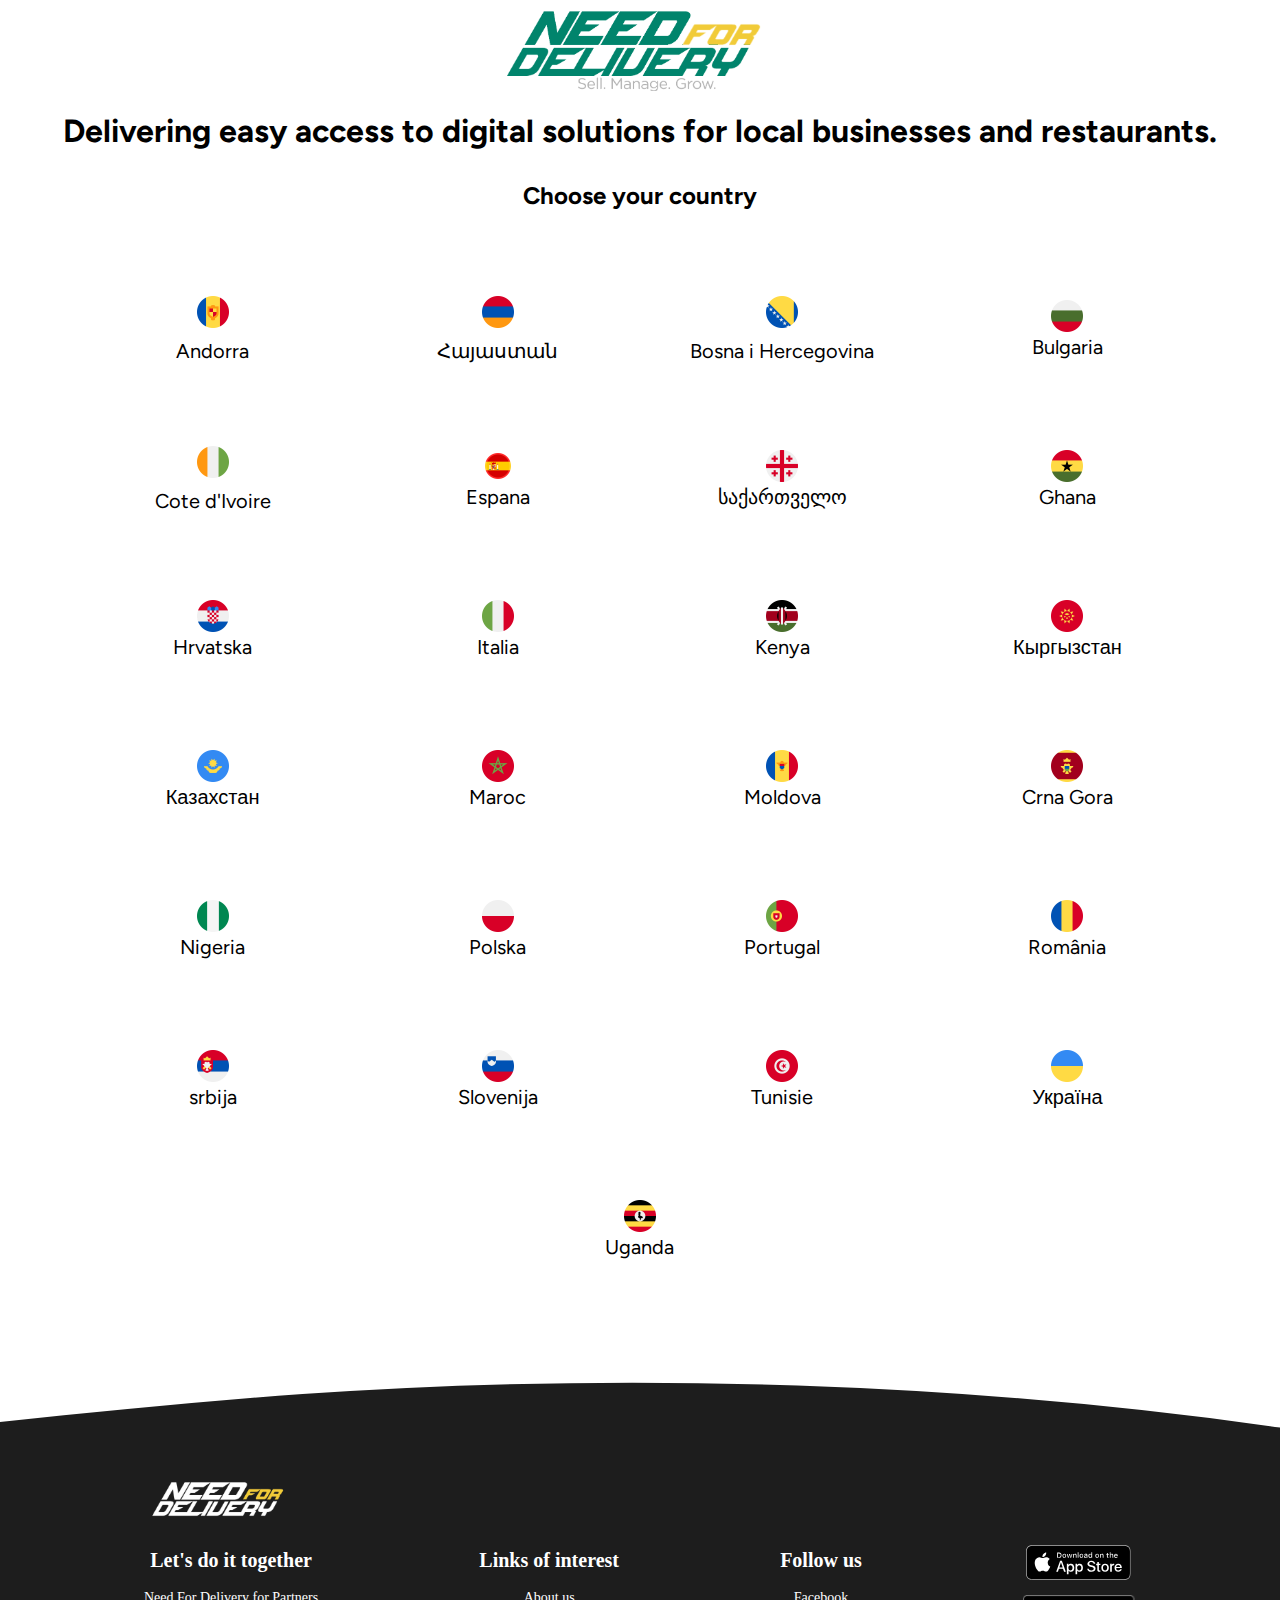
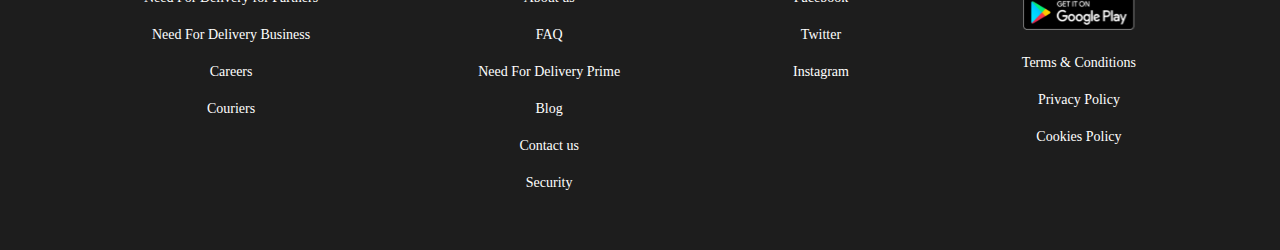
<file: others/partner/partner.html>
<!DOCTYPE html>
<html lang="en">
<head>
    <meta charset="UTF-8">
    <meta http-equiv="X-UA-Compatible" content="IE=edge">
    <meta name="viewport" content="width=device-width, initial-scale=1.0">
    <title>Need For Delivery Local</title>
    <link rel="shortcut icon" href="/../images/favicon1.ico" type="image/x-icon">
    <link rel="stylesheet" href="./partner.css">

</head>
<body>
    <header>
        <img src="./images/nfd.png" alt="">
    </header>
    <main>
        <h1>Delivering easy access to digital solutions for local businesses and restaurants.</h1>
        <h2>Choose your country</h2>
        <div class="content">
            <div>
                <a href="#">
                    <img src="./images/andorra.png" alt="Andorra">
                    <p>Andorra</p>
                </a>
            </div>
            <div>
                <a href="#">
                    <img src="./images/armenia.png" alt="">
                    <p>Հայաստան</p>
                </a>
            </div>
            <div>
                <a href="#">
                    <img src="./images/bosnia-and-herzegovina.png" alt="">
                    <p>Bosna i Hercegovina</p>
                </a>
            </div>
            <div>
                <img src="./images/bulgaria.png" alt="">
                <a href="#">
                    <p>Bulgaria</p>
                </a>
            </div>
            <div>
                <a href="#">
                    <img src="./images/ivory-coast.png" alt="">
                    <p>Cote d'Ivoire</p>
                </a>
            </div>
            <div>
                <img src="./images/spain.png" alt="">
                <a href="#">
                    <p>Espana</p>
                </a>
            </div>
            <div>
                <img src="./images/georgia.png" alt="">
                <a href="#">
                    <p>საქართველო</p>
                </a>
            </div>
            <div>
                <img src="./images/ghana.png" alt="">
                <a href="#">
                    <p>Ghana</p>
                </a>
            </div>
            <div>
                <img src="./images/croatia.png" alt="">
                <a href="#">
                    <p>Hrvatska</p>
                </a>
            </div>
            <div>
                <img src="./images/italy.png" alt="">
                <a href="#">
                    <p>Italia</p>
                </a>
            </div>
            <div>
                <img src="./images/kenya.png" alt="">
                <a href="#">
                    <p>Kenya</p>
                </a>
            </div>
            <div>
                <img src="./images/kyrgyzstan.png" alt="">
                <a href="#">
                    <p>Кыргызстан</p>
                </a>
            </div>
            <div>
                <img src="./images/kazakhstan.png" alt="">
                <a href="#">
                    <p>Казахстан</p>
                </a>
            </div>
            <div>
                <img src="./images/morocco.png" alt="">
                <a href="#">
                    <p>Maroc</p>
                </a>
            </div>
            <div>
                <img src="./images/moldova.png" alt="">
                <a href="#">
                    <p>Moldova</p>
                </a>
            </div>
            <div>
                <img src="./images/montenegro.png" alt="">
                <a href="#">
                    <p>Crna Gora</p>
                </a>
            </div>
            <div>
                <img src="./images/nigeria.png" alt="">
                <a href="#">
                    <p>Nigeria</p>
                </a>
            </div>
            <div>
                <img src="./images/poland.png" alt="">
                <a href="#">
                    <p>Polska</p>
                </a>
            </div>
            <div>
                <img src="./images/portugal.png" alt="">
                <a href="#">
                    <p>Portugal</p>
                </a>
            </div>
            <div>
                <img src="./images/romania.png" alt="">
                <a href="#">
                    <p>România</p>
                </a>
            </div>
            <div>
                <img src="./images/serbia.png" alt="">
                <a href="#">
                    <p>srbija</p>
                </a>
            </div>
            <div>
                <img src="./images/slovenia.png" alt="">
                <a href="#">
                    <p>Slovenija</p>
                </a>
            </div>
            <div>
                <img src="./images/tunisia.png" alt="">
                <a href="#">
                    <p>Tunisie</p>
                </a>
            </div>
            <div>
                <img src="./images/ukraine.png" alt="">
                <a href="#">
                    <p>Україна</p>
                </a>
            </div>
            <div>
                <img src="./images/uganda.png" alt="">
                <a href="#">
                    <p>Uganda</p>
                </a>
            </div>
        </div>
        <div class="sixth-shape2">
            <svg data-name="Layer 1" xmlns="http://www.w3.org/2000/svg" viewBox="0 0 1200 120" preserveAspectRatio="none">
                <path d="M321.39,56.44c58-10.79,114.16-30.13,172-41.86,82.39-16.72,168.19-17.73,250.45-.39C823.78,31,906.67,72,985.66,92.83c70.05,18.48,146.53,26.09,214.34,3V0H0V27.35A600.21,600.21,0,0,0,321.39,56.44Z" class="shape-fill"></path>
            </svg>
        </div>
    </main>
    <div id="popup2" class="overlay2">
        <div class="wrapper2">
            <a href="#ftr-cont" class="close2">&times;</a>
            <div class="column2 details">
                <h3>How can we help?</h3>
                <div class="cntc">
                    <img src="./images/not-order.svg">
                    <h3>Not realted to an order</h3>
                </div>
            </div>
        </div>
    </div>
    <footer>
        <div class="ftr-logo"><a href="/index.html"><img src="/../images/footer-logo.png" alt="Need For Delivery"width="142" height="80"></a></div>
        <div class="ftr-cont">
            <div>
                <h1>Let's do it together</h1>
                <a href="./partner.html">Need For Delivery for Partners</a>
                <a href="../business/business.html">Need For Delivery Business</a>
                <a href="../career/career.html">Careers</a>
                <a href="../courier/courier.html">Couriers</a>
            </div>
            <div>
                <h1>Links of interest</h1>
                <a href="../error/error.html">About us</a>
                <a href="../faq/faq.html">FAQ</a>
                <a href="../error/error.html">Need For Delivery Prime</a>
                <a href="../error/error.html">Blog</a>
                <a href="#popup2">Contact us</a>
                <a href="../security/security.html">Security</a>
            </div>
            <div>
                <h1>Follow us</h1>
                <a href="">Facebook</a>
                <a href="">Twitter</a>
                <a href="">Instagram</a>
            </div>
            <div>
                <div>
                    <a href="" target="_blank">
                        <img alt="App Store" width="105" height="35" src="/../images/app-store-button.svg" lazy="loaded"></a>
                    <a href="" target="_blank">
                        <img alt="Google play" width="112" height="35" src="/../images/google-play-button.svg" lazy="loaded"></a>
                </div>
                <a href="">Terms & Conditions</a>
                <a href="">Privacy Policy</a>
                <a href="">Cookies Policy</a>
            </div>
        </div>
    </footer>
    <script>
    
    </script>
</body>
</html>
</file>
<file: style.css>
/*---links start---*/
@import url('https://fonts.googleapis.com/css2?family=Figtree&display=swap');
/*---links end---*/
*{
    margin: 0;
    box-sizing: border-box;
    font-family: 'Figtree', sans-serif;
    scroll-behavior:smooth;
}
*::-webkit-scrollbar {
    width: 10px;
  }
  *::-webkit-scrollbar-track {
    background: transparent;
  }
  *::-webkit-scrollbar-thumb {
    background-color: #00846c;
    border-radius: 10px;
    border: 2px solid white;
  }
/*-----------------------------------------------------------        HEADER    START        --------------------------------------------------*/
header{
    background: #ffc244;
    height: 100px;
    width: 100%;
    display: flex;
    background: #ffc244;
    position: fixed;
    z-index: 99999999;
    justify-content: center;
}
/*---------------------------------------------------------------------------------------------------------------------------------------------------*/
/*---Nav start---*/
.logo{
    width: auto;
    height: 35px;
    width: auto;
}

nav{
    display: flex;
    height: 100%;
    align-items: center;
    justify-content: space-between;
    width: 90%;

}

.trigger{
    background: #00846b;
    color: white;
    padding: 10px 20px;
    border-radius: 20px;
    border: 0;
    height: 40px;
    width: fit-content;
    color: white;
    font-size: 14px;
    line-height: 20px;
    font-weight: 600;
    letter-spacing: 1px;
    margin-right: 20px;
    transition: 0.4s;
}
.trigger:hover{
    transform: scale(1.1);
    letter-spacing: 2px;
    width: fit-content;

}
/*---Nav end---*/
/*-----------------------------------------------------------        HEADER    END        --------------------------------------------------*/
/*----------------------------------------------------------           MAIN    START           ------------------------------------------------*/
main{
    padding-top: 100px;
}
#topBtn{
    background: transparent;
    border-radius: 50px;
    position: fixed; 
    bottom: 20px; 
    right: 30px; 
    z-index: 99; 
    border: none;
    cursor: pointer;
}
#topBtn img{
    width: 45px;
    height: 50px;
}   
button:hover{
    cursor: pointer;
    transform: scale(1.1);
    letter-spacing: 1px;
    width: fit-content;
    transition: 0.4s;
}
h1{
    font-size: 40px;
    line-height: 48px;
    font-weight: 700;
}
/*---First start---*/
.first{
    background: #ffc244;
    display: flex;
    flex-wrap: wrap;
    flex-direction: row;
    justify-content: center;
    padding-bottom: 100px;
}

.first div{
    width: 700px;
    text-align: center;
}

.first h1{
    font-size: 58px;
    line-height: 62px;
}

.first p{
    font-size: 20px;
    line-height: 24px;
}

.first input{
    border: none;
    border-top-right-radius: 10px;
    border-bottom-right-radius: 10px;
    margin-top: 30px;
    margin-left: -4px;
    height: 45px;
    width: 60%;
}
.first img{
    background-color: #00846b;
    padding: 10.5px;
    vertical-align: -17px;
    border-top-left-radius: 10px;
    border-bottom-left-radius: 10px;
}





.first-shape {
    position: relative;
    bottom: 79px;
    left: 0;
    width: 100%;
    overflow: hidden;
    line-height: 0;
}

.first-shape svg {
    position: relative;
    display: block;
    width: calc(184% + 1.3px);
    height: 140px;
}

.first-shape .first-fill {
    fill: white;
}
/*---first end---*/
/*--------------------------------------------------------------------------------------------------------------------------------------------*/
/*---second start---*/
.second{
    padding-top: 100px;
    text-align: center;
    
}

.resto{
    display: flex;
    flex-direction: row;
    flex-wrap: wrap;
    width: 55%;
    justify-content: space-between;
    margin: 40px auto;

}

.resto div{
    display: flex;
    flex-direction: column;
}

.resto h3{
    background: #ffc244;
    font-size: 16px;
    line-height: 23px;
    padding: 4px 16px;
    border-radius: 10px;  
    display: inline;
    margin-top: -10px;
}

.resto img{
    height: 150px;
    width: auto;
    margin-bottom: -5px;
}
/*---second start---*/
/*--------------------------------------------------------------------------------------------------------------------------------------------*/
/*---third start---*/
.third{
    margin: 100px 0;
}

.third h1{
    text-align: center;
}

.third-content{
    display: flex;
    flex-direction: row;
    flex-wrap: wrap;
    justify-content: space-around;
    margin: 40px auto;
}
.third-content div{
    display: flex;
    flex-direction: column;
    max-width: 356px;
    align-items: center;
    flex-direction: column;
}
.btn{
    display: flex;
    justify-content: center;
}
.btn button{
    background-color: #00846b;
    border: 0;
    padding: 10px;
    min-width: 308px;
    font-size: 16px;
    line-height: 20px;
    font-weight: 700;
    color: white;
    border-radius: 24px;
    max-width: fit-content;
}

/*---Third end---*/
/*--------------------------------------------------------------------------------------------------------------------------------------------*/
/*--- Fourth start ---*/
.fourth-shape {
    position: relative;
    bottom: 125px;
    left: 0;
    width: 100%;
    overflow: hidden;
    line-height: 0;
    transform: rotate(180deg);
}

.fourth-shape svg {
    position: relative;
    display: block;
    width: calc(133% + 1.3px);
    height: 127px;
}

.fourth-shape .shape-fill {
    fill: #FFC244;
}
.fourth{
    background: #FFC244;
    margin-top: 150px;
    height: fit-content;
    display: flex;
    flex-wrap: wrap;
    flex-direction: column;
    padding-bottom: 50px;
}

.fourth img{
    width: 140px;
    height: 140px;
}

.f-h{
    display: flex;
    flex-direction: column;
    align-items: center;
}

.f-h h1{
    font-size: 40px;
    line-height: 48px;
    font-weight: 700;
}

.countries{
    display: flex;
    flex-direction: row;
    flex-wrap: wrap;
    justify-content: center;
}

.countries div{
    background: #fff3da;
    width: fit-content;
    padding: 12px 32px;
    border-radius: 25px;
    margin-top: 8px;
    margin-left: 6px;
}

.countries a{
    text-decoration: none;
    font-family: 'Figtree', sans-serif;
    color: black;
    font-size: 25px;
    line-height: 24px;
    font-weight: 600;
}
.countries a:hover{
    cursor: pointer;
    transform: scale(1.1);
    letter-spacing: 1px;
    width: fit-content;
    transition: 0.4s;
}
/*--- Fourth end ---*/
/*--------------------------------------------------------------------------------------------------------------------------------------------*/
/*--- Fifth start ---*/
.fifth-shape {
    position: relative;
    top: 0;
    left: 0;
    width: 100%;
    overflow: hidden;
    line-height: 0;
    transform: rotate(180deg);

}

.fifth-shape svg {
    position: relative;
    display: block;
    width: calc(155% + 1.3px);
    height: 137px;
    background-color: transparent;
}

.fifth-shape .shape-fill {
    fill: #FFC244;
}

.cont{
    display: flex;
    flex-wrap: wrap;
    flex-direction: row-reverse;
    margin-top: -80px;
    align-items: center;
    text-align: center;
    
}
.cont a{
        text-decoration: none;
}
.download{
    width: 670px;
    height: 738px;
}

.main-cont h1{
    font-size: 40px;
    line-height: 48px;
    font-weight: 700;
}

.main-cont img{
    margin: 40px 15px;
    
}
/*--- Fifth end ---*/
/*--------------------------------------------------------------------------------------------------------------------------------------------*/
/*---sixth start ---*/
.sixth-shape {
    position: relative;
    top: 0;
    left: 0;
    width: 100%;
    overflow: hidden;
    line-height: 0;
}

.sixth-shape svg {
    position: relative;
    display: block;
    width: calc(133% + 1.3px);
    height: 127px;
}

.sixth-shape .shape-fill {
    fill: white;
}

.sixth{
    background: #e9f8f5;
}

.six-head{
    display: flex;
    flex-direction: column;
    align-items: center;
    margin-bottom: 40px;
}

.six-head img{
    width: 121px;
    height: auto;
}

.six-head h1{
    font-size: 40px;
    font-weight: 700;
    line-height: 48px;
}

.six-cont{
    display: flex;
    flex-wrap: wrap;
    flex-direction: row;
    justify-items: center;
    justify-content: space-evenly;
}

.com{
    max-width: 355px;
    justify-content: center;
    text-align: center;
}
.com h3{
    font-size: 24px;
    line-height: 28px;
    font-weight: 700;

}
.com p{
    font-size: 16px;
    line-height: 20px;
}
.com button{
    text-align: center;
    border-radius: 25px;
    font-size: 18px;
    font-weight: 700;
    border: none;
    background-color: #00846b;
    padding: 10px 25px;
    color: white;
    margin-top: 20px;
}
.sixth-shape2 {
    position: relative;
    bottom: 0;
    left: 0;
    width: 100%;
    overflow: hidden;
    line-height: 0;
    transform: rotate(180deg);
}

.sixth-shape2 svg {
    position: relative;
    display: block;
    width: calc(285% + 1.3px);
    height: 138px;
}

.sixth-shape2 .shape-fill {
    fill: #1d1d1d;
}
/*---Sixth End---*/
/*---------------------------------------------------------        MAIN     END         -----------------------------------------------------------------*/
/*-----------------------------------------------------        FOOTER      START       -----------------------------------------------------------------*/
footer{
    background: #1d1d1d;
    padding-bottom: 80px;
}
.ftr-logo{
    margin-left: 130px;
}
.ftr-cont{
    display: flex;
    flex-wrap: wrap;
    flex-direction: row;
    width: 90%;
    margin: 0 auto;
    justify-content: space-around;
}
.ftr-cont div{
    display: flex;
    flex-direction: column;
    align-items: center;
    color: white;
    width: 195px;
    justify-content: space-between;
    margin-bottom: 15px;
}
.ftr-cont div h1{
    font-size: 20px;
    font-weight: 700;
    line-height: 24px;
}
.ftr-cont div a{
    text-decoration: none;
    color: white;
    margin-top: 2px;
    font-size: 14px;
    line-height: 18px;
}
.ftr-cont div a:hover{
    color: #00846b;
    transition: .4s;
}
.selec{
    display: flex;
    width:75%;
    margin: 0 auto;
    padding-top: 20px;
}
.selec select{
    background: #1d1d1d;
    height: 48px;
    padding-right: 90px;
    text-align: center;
    color: white;
    cursor: pointer;

}

/*-----------------------------------------------------        FOOTER      END       -----------------------------------------------------------------*/
</file>
<file: others/courier/courier.css>
@import url('https://fonts.googleapis.com/css2?family=Figtree&display=swap');
*{
    margin: 0;
    font-family: 'Figtree', sans-serif;
}
*::-webkit-scrollbar {
    width: 10px;
  }

  *::-webkit-scrollbar-track {
    background: transparent;
  }

  *::-webkit-scrollbar-thumb {
    background-color: #00846c;
    border-radius: 10px;
    border: 2px solid white;
  }
header{
    width: 82%;
    margin: 20px auto 0 auto;
}

main{
    margin-top: 50px;
    display: flex;
    flex-direction: row;
    flex-wrap: wrap;
    justify-content: center;
    justify-content: space-around;
    width: 90%;
    margin: 50px auto;
}
main img{
    height: 40px;
}
main div{
    height: 92px;
    width: 330px;
    display: flex;
    align-items: center;
    border-bottom: 1px solid #d8d8d8 ;
    margin-bottom: 10px;
}
main div a{
    display: flex;
    flex-direction: row;
    align-items: center;
    justify-content: space-around;
    width: 90%;
    text-decoration: none;
    color: black;
    font-family: 'Figtree', sans-serif;
    font-size: 18px;
    line-height: 50px;

}
main div:hover{
    background: rgb(255, 250, 242);
    cursor: pointer;
}

main svg{
    height: 10px;
    margin-right: -50px;
}

footer{
    background: #1d1d1d;
    padding-bottom: 50px;
}
.ftr-logo{
    margin-left: 150px;
}
.ftr-cont{
    display: flex;
    flex-wrap: wrap;
    flex-direction: row;
    width: 90%;
    margin: 0 auto;
    justify-content: space-around;
}
.ftr-cont div{
    display: flex;
    flex-direction: column;
    align-items: center;
    color: white;
}
.ftr-cont div h1{
    font-size: 20px;
    font-weight: 700;
    line-height: 35px;
}
.ftr-cont div a{
    text-decoration: none;
    color: white;
    margin-top: 2px;
    font-size: 14px;
    line-height: 35px;
}
.ftr-cont div a:hover{
    color: #00846b;
    transition: .4s;
}.sixth-shape2 {
    position: relative;
    bottom: 0;
    left: 0;
    width: 100%;
    overflow: hidden;
    line-height: 0;
    transform: rotate(180deg);
}

.sixth-shape2 svg {
    position: relative;
    display: block;
    width: calc(285% + 1.3px);
    height: 138px;
}

.sixth-shape2 .shape-fill {
    fill: #1d1d1d;
}


.overlay2{
    position: fixed;
    top: 0;
    left: 0;
    bottom: 0;
    right: 0;
    background: rgba(0, 0, 0, 0.7);
    display: flex;
    align-items: center;
    justify-content: center;
    transition: opacity 500ms;
    opacity: 0;
    visibility: hidden;
    color: #c1c1c1;
    z-index: 999999999;
}

.overlay2:target{
    opacity: 1;
    visibility: visible;
}

.wrapper2{
    position: relative;
    width: 35%;
    min-height: 350px;
    display: flex;
    text-align: center;
    background: white;
    border-radius: 10px;
}

.close2{
    position: absolute;
    right: 20px;
    top: 0px;
    font-size: 30px;
    color: gray;
    font-weight: bold;
    transition: all 200ms;

}

.column2{
    width: 6000px;
    padding: 35px;
    display: flex;
    flex-direction: column;
    justify-content: center;
    border-radius: 10px;
    color: #000;
}
.cntc{
    margin-top: 30px;
    border: none;
    box-shadow: 0 1px 4px 0 rgb(0 0 0 / 20%);
    border-radius: 8px;
    padding: 20px 30px 44px;
    cursor: pointer;
    text-align: center;
}
</file>
<file: others/faq/faq.css>
@import url('https://fonts.googleapis.com/css2?family=Figtree&display=swap');

*{
    margin: 0;
    font-family: 'Figtree', sans-serif;
}
*::-webkit-scrollbar {
    width: 10px;
  }

  *::-webkit-scrollbar-track {
    background: transparent;
  }

  *::-webkit-scrollbar-thumb {
    background-color: #00846c;
    border-radius: 10px;
    border: 2px solid white;
  }
header nav{
    margin: 20px auto;
    width: 95%;
    display: flex;
    justify-content: space-between;
}
header nav img{
    height: 35px;
    width: auto;
}
header nav button{
    background: #00864c;
    border: none;
    border-radius: 20px;
    padding: 10px 20px;
    color: white;
    font-weight: 700;
}
main{
    margin-top: 40px;
}
section{
    display: flex;
    flex-direction: column;
    flex-wrap: wrap;
    width: 60%;
    margin: 0 auto;
    justify-content: space-between;
}
section h1{
    font-size: 32px;
    line-height: 70px;
    font-weight: 600;
}
section h3{
    color: #FFC244;
    font-size: 24px;
    line-height: 54px;
    font-weight: 500;
}
section p{
    font-size: 14px;
    line-height: 25px;
}

footer{
    background: #1d1d1d;
    padding-bottom: 50px;
}
.ftr-logo{
    margin-left: 150px;
}
.ftr-cont{
    display: flex;
    flex-wrap: wrap;
    flex-direction: row;
    width: 90%;
    margin: 0 auto;
    justify-content: space-around;
}
.ftr-cont div{
    display: flex;
    flex-direction: column;
    align-items: center;
    color: white;
}
.ftr-cont div h1{
    font-size: 20px;
    font-weight: 700;
    line-height: 35px;
}
.ftr-cont div a{
    text-decoration: none;
    color: white;
    margin-top: 2px;
    font-size: 14px;
    line-height: 35px;
}
.ftr-cont div a:hover{
    color: #00846b;
    transition: .4s;
}.sixth-shape2 {
    position: relative;
    bottom: 0;
    left: 0;
    width: 100%;
    overflow: hidden;
    line-height: 0;
    transform: rotate(180deg);
}

.sixth-shape2 svg {
    position: relative;
    display: block;
    width: calc(285% + 1.3px);
    height: 138px;
}

.sixth-shape2 .shape-fill {
    fill: #1d1d1d;
}
</file>
<file: others/partner/partner.css>
@import url('https://fonts.googleapis.com/css2?family=Figtree&display=swap');
*{
    margin: 0;
}
*::-webkit-scrollbar {
    width: 10px;
  }

  *::-webkit-scrollbar-track {
    background: transparent;
  }

  *::-webkit-scrollbar-thumb {
    background-color: #00846c;
    border-radius: 10px;
    border: 2px solid white;
  }
header{
    margin-top: 10px;
    display: flex;
    justify-content: center;
}

header img{
    width: 270px;
}
h1{
    line-height: 80px;
}
h2{
    line-height: 50px;
}

main{
    display: flex;
    flex-direction: column;
    align-items: center;
    text-align: center;
    font-family: 'Figtree', sans-serif;
}

main img{
    height: 32px;
    width: 32px;
}
.content{
    display: flex;
    width: 90%;
    flex-direction: row;
    flex-wrap: wrap;
    margin-top: 50px;
    justify-content: center;
}
.content div{
    width: 23%;
    height: 100px;
    margin-bottom: 30px;
    padding: 10px;
    display: flex;
    flex-direction: column;
    align-items: center;
    text-align: center;
    justify-content: center;
    
}
.content div a{
    text-decoration: none;
    color: black;
    font-size: 20px;
    line-height: 30px;
    font-weight: 400;
}
.content div:hover{
    border: 2px solid #00846b;
    border-radius: 8px;
    color: #00846b;
}
.content div p:hover{
    color: #00846b;
}
footer{
    background: #1d1d1d;
    padding-bottom: 50px;
}
.ftr-logo{
    margin-left: 150px;
}
.ftr-cont{
    display: flex;
    flex-wrap: wrap;
    flex-direction: row;
    width: 90%;
    margin: 0 auto;
    justify-content: space-around;
}
.ftr-cont div{
    display: flex;
    flex-direction: column;
    align-items: center;
    color: white;
}
.ftr-cont div h1{
    font-size: 20px;
    font-weight: 700;
    line-height: 35px;
}
.ftr-cont div a{
    text-decoration: none;
    color: white;
    margin-top: 2px;
    font-size: 14px;
    line-height: 35px;
}
.ftr-cont div a:hover{
    color: #00846b;
    transition: .4s;
}.sixth-shape2 {
    position: relative;
    bottom: 0;
    left: 0;
    width: 100%;
    overflow: hidden;
    line-height: 0;
    transform: rotate(180deg);
}

.sixth-shape2 svg {
    position: relative;
    display: block;
    width: calc(285% + 1.3px);
    height: 138px;
}

.sixth-shape2 .shape-fill {
    fill: #1d1d1d;
}


.overlay2{
    position: fixed;
    top: 0;
    left: 0;
    bottom: 0;
    right: 0;
    background: rgba(0, 0, 0, 0.7);
    display: flex;
    align-items: center;
    justify-content: center;
    transition: opacity 500ms;
    opacity: 0;
    visibility: hidden;
    color: #c1c1c1;
    z-index: 999999999;
}

.overlay2:target{
    opacity: 1;
    visibility: visible;
}

.wrapper2{
    position: relative;
    width: 35%;
    min-height: 350px;
    display: flex;
    text-align: center;
    background: white;
    border-radius: 10px;
}

.close2{
    position: absolute;
    right: 20px;
    top: 0px;
    font-size: 30px;
    color: gray;
    font-weight: bold;
    transition: all 200ms;

}

.column2{
    width: 6000px;
    padding: 35px;
    display: flex;
    flex-direction: column;
    justify-content: center;
    border-radius: 10px;
    color: #000;
}
.cntc{
    margin-top: 30px;
    border: none;
    box-shadow: 0 1px 4px 0 rgb(0 0 0 / 20%);
    border-radius: 8px;
    padding: 20px 30px 44px;
    cursor: pointer;
    text-align: center;
}
</file>
